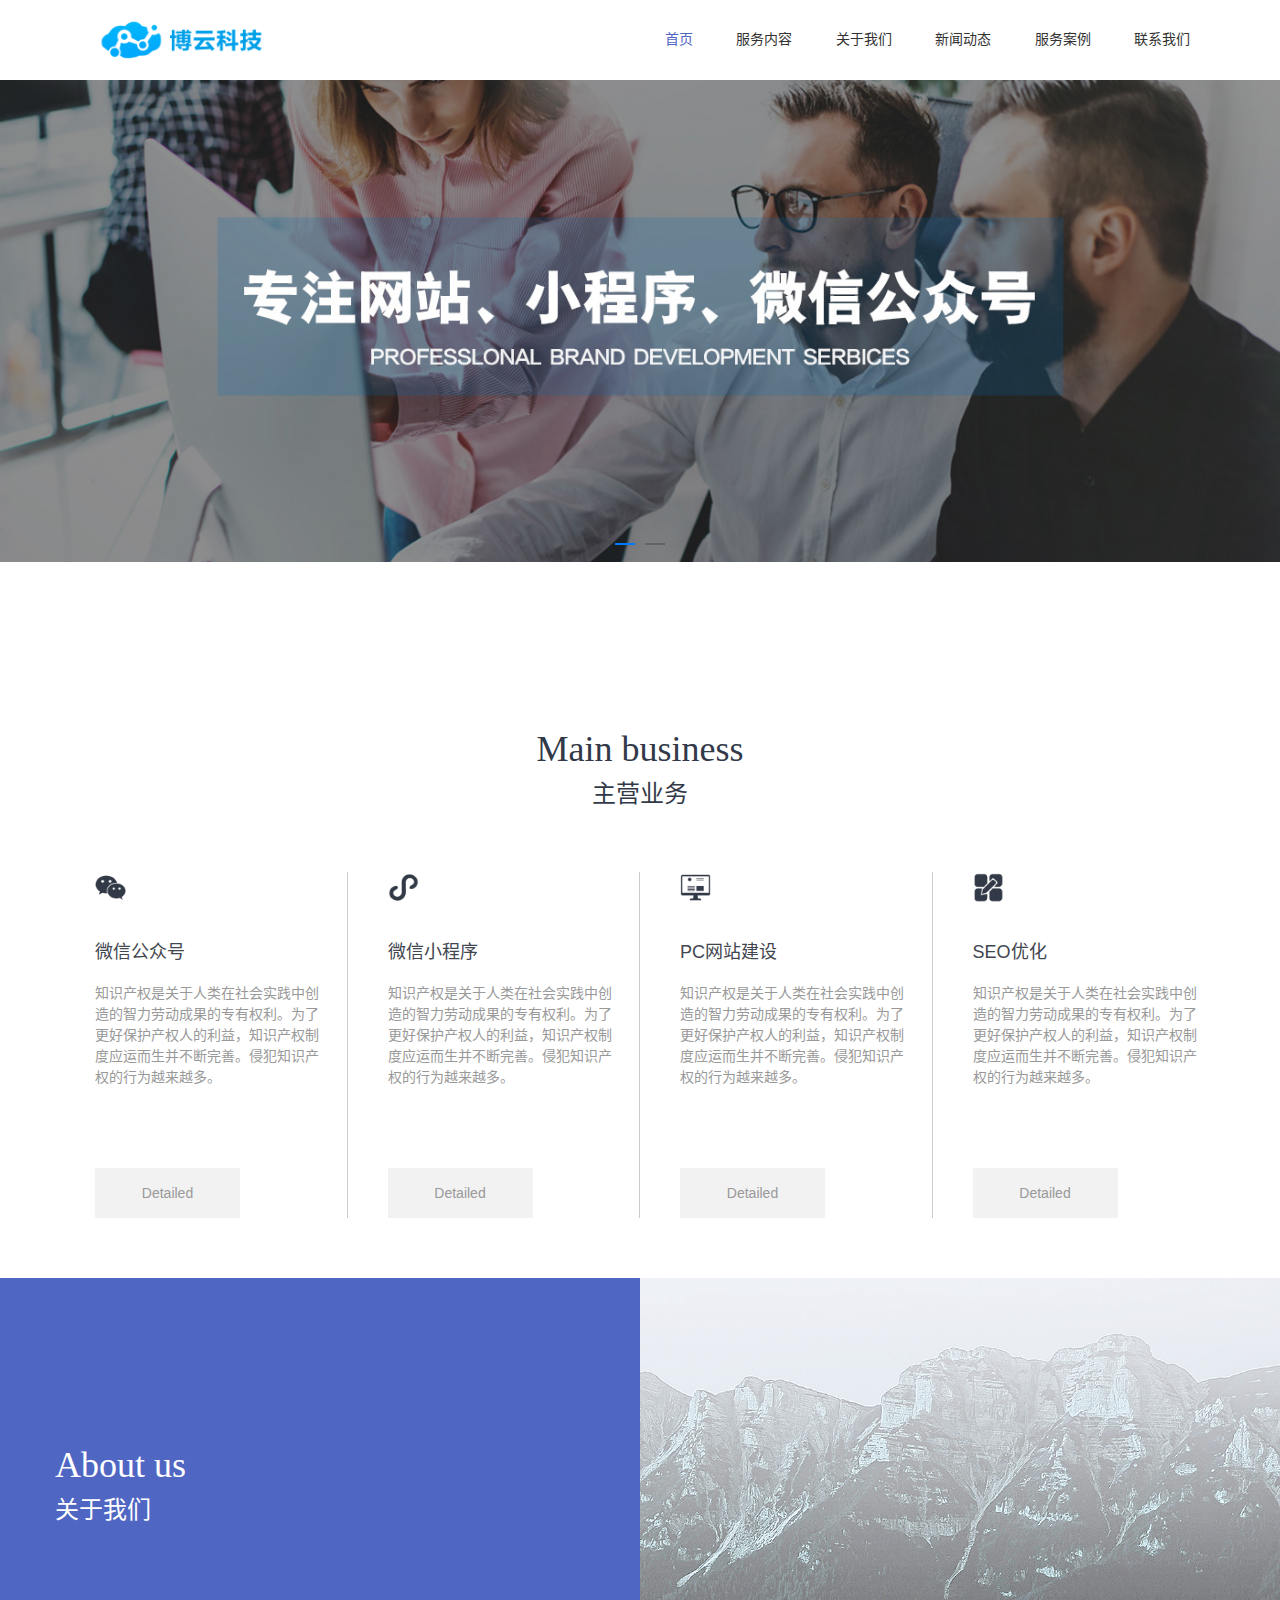
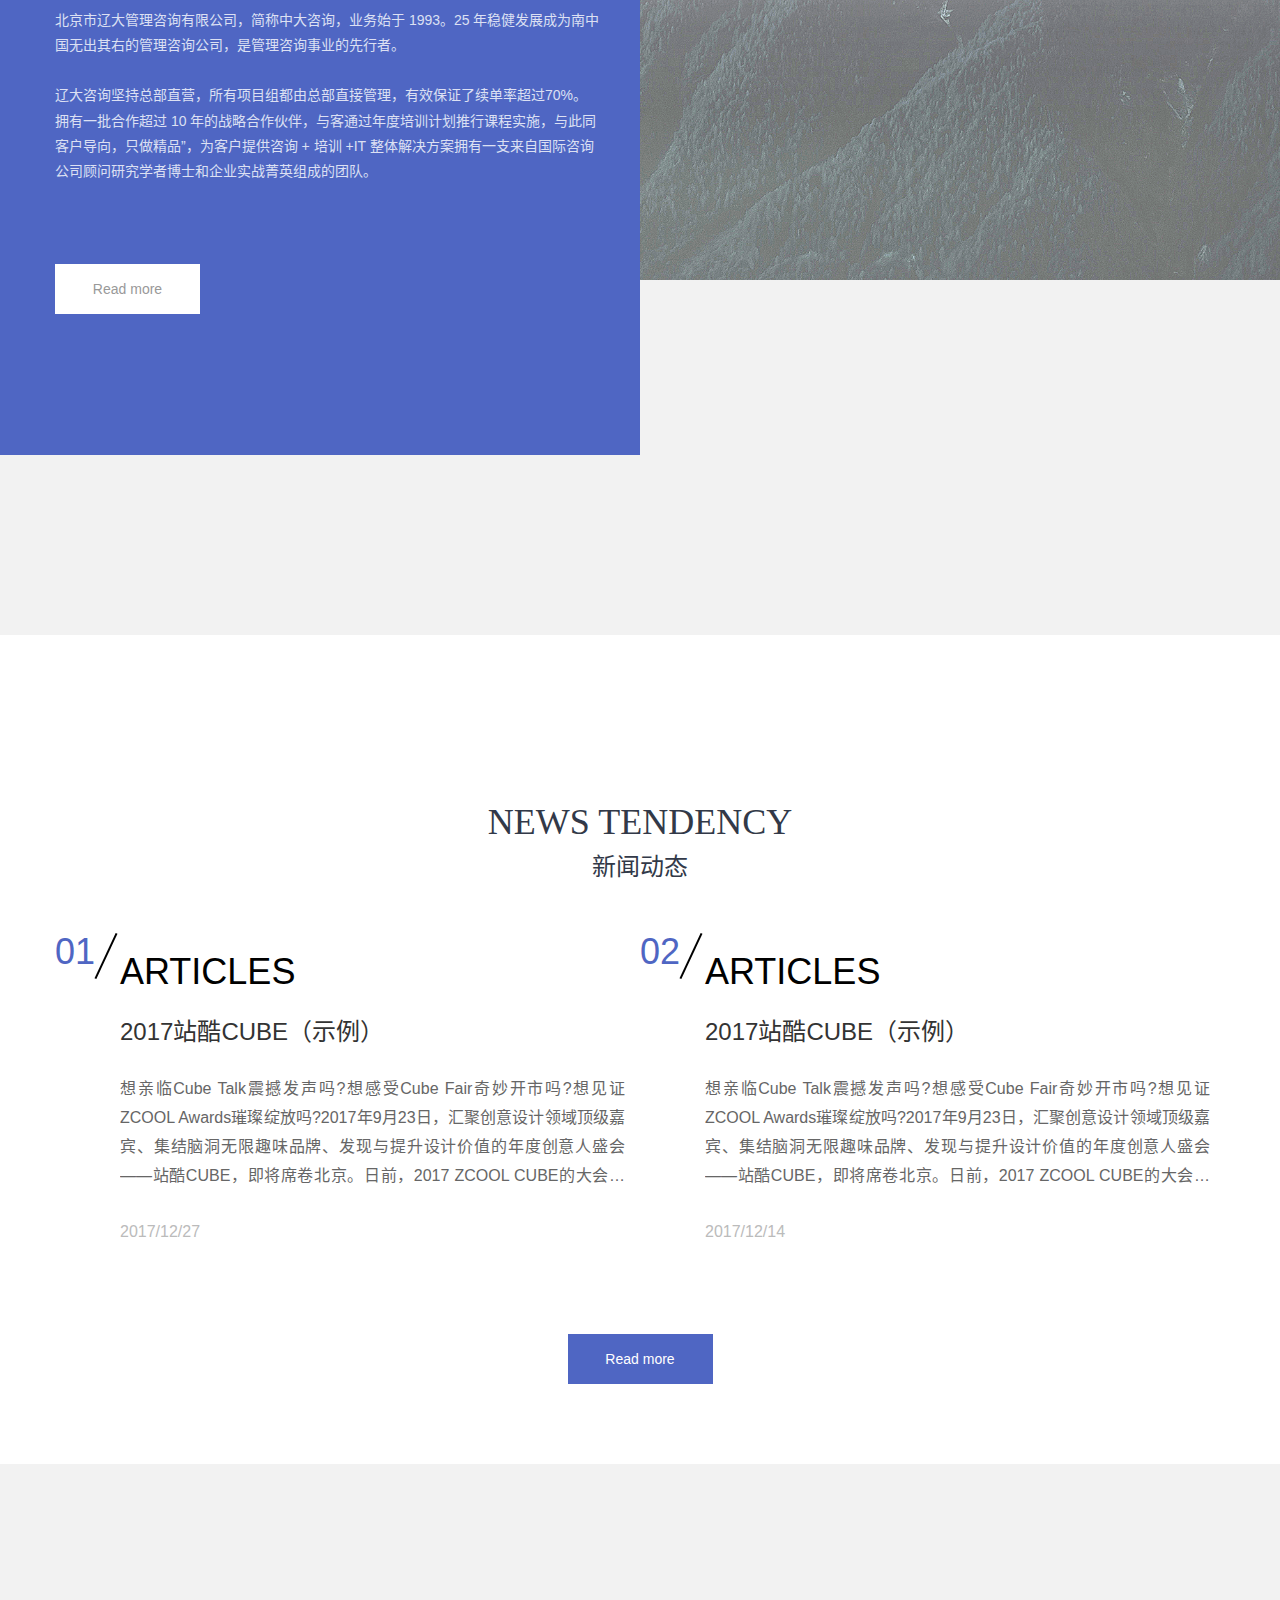
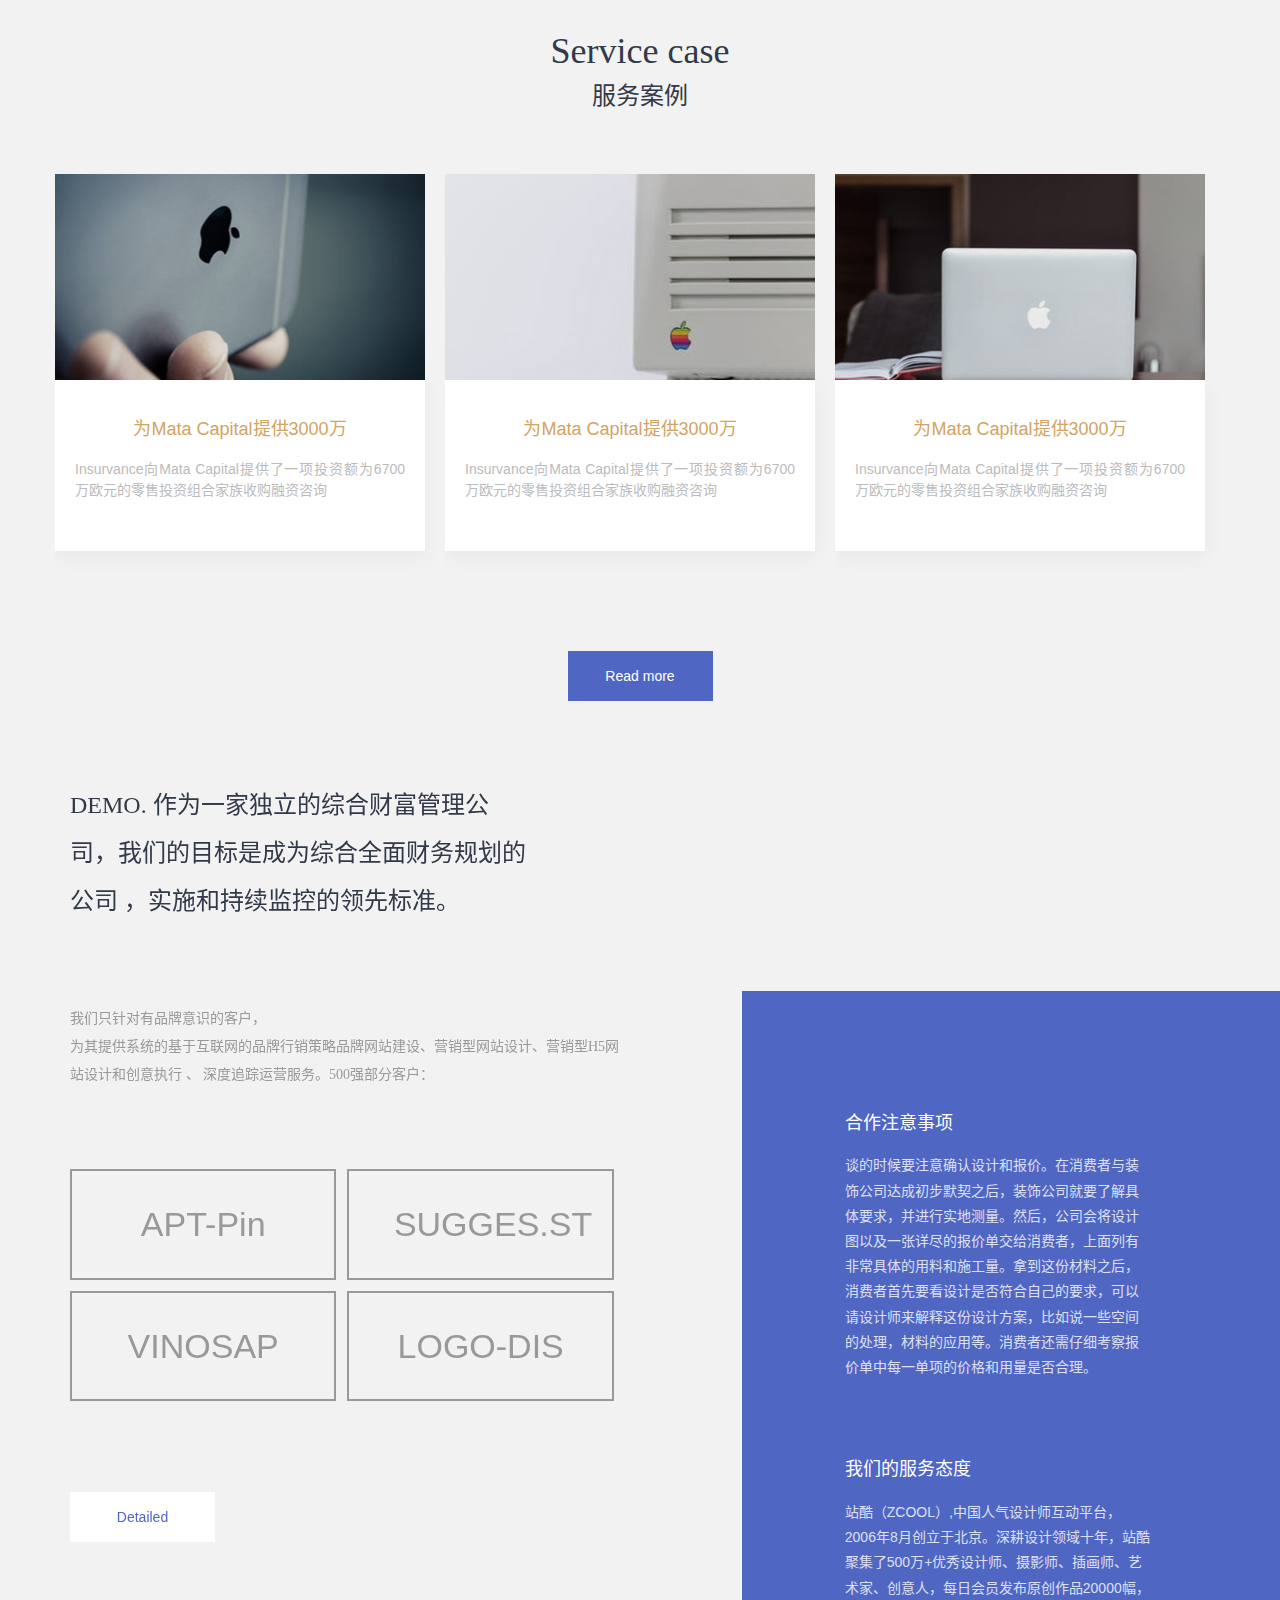
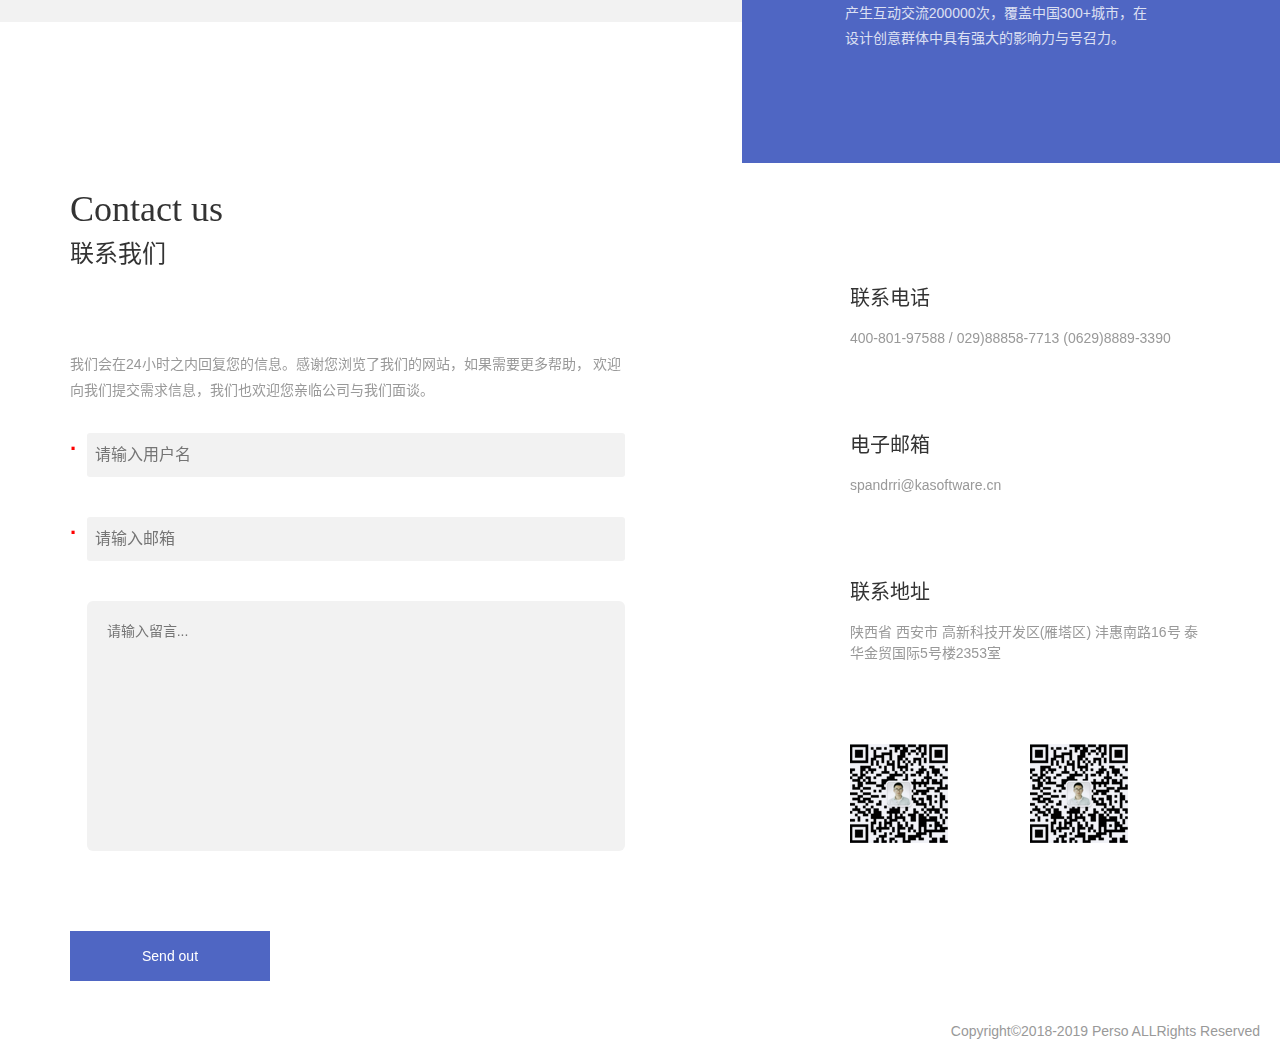
<file: html/index.html>
<!DOCTYPE html>
<html lang="zh-CN">
<head>
<meta charset="utf-8">
<meta http-equiv="X-UA-Compatible" content="IE=edge">
<meta name="viewport" content="width=device-width, initial-scale=1">
<meta name="renderer" content="webkit">
<title>首页</title>
<meta name="description" content="">
<meta name="keywords" content="">
<link href="../css/bootstrap.min.css" rel="stylesheet">
<link rel="stylesheet" href="../css/swiper.min.css" />
<link href="../css/animate.css" rel="stylesheet">
<link rel="stylesheet" href="../css/index.css" />
<script src="../js/jquery.min.js"></script>
<script src="../js/bootstrap.min.js"></script>
<script src="../js/swiper.min.js"></script>
</head>
<body>
  <div class="nav-fixed">
    <div class="container">
    <div class="row clearfix">
        <div class="nav-left col-md-3 col-sm-3 col-xs-12">
            <img src="../img/logo.png" alt="" />
        </div>
        <div class="nav-right col-md-offset-1 col-md-8 col-sm-9 hidden-xs">
            <ul>
                <li class="active"><a href="#">首页</a></li>
                <li><a href="service.html">服务内容</a></li>
                <li><a href="about.html">关于我们</a></li>
                <li><a href="news.html">新闻动态</a></li>
                <li><a href="case.html">服务案例</a></li>
                <li><a href="contact.html">联系我们</a></li>
            </ul>
        </div>
        <div class="nav-icon hidden-lg hidden-md hidden-sm" onclick="showHide()">
            <div class="nav-line">
                <div class="line"></div>
                <div class="line"></div>
                <div class="line"></div>
            </div>
        </div>
        <ul class="nav-menu hidden">
                <li class="active"><a href="#">首页</a></li>
                <li><a href="service.html">服务内容</a></li>
                <li><a href="about.html">关于我们</a></li>
                <li><a href="news.html">新闻动态</a></li>
                <li><a href="case.html">服务案例</a></li>
                <li><a href="contact.html">联系我们</a></li>
            </ul>
        </div>
    </div>
  </div>
  <!-- 以上是导航 -->
<div class="soul">
  <div class="swiper-container">
    <div class="swiper-wrapper">
        <div class="swiper-slide">
            <img src="../img/banner1.jpg" alt="" />
        </div>
        <div class="swiper-slide">
            <img src="../img/banner2.jpg" alt="" />
        </div>
    </div>
    <div class="swiper-pagination"></div>
  </div>
  <!-- 以上是轮播 -->
  <div class="component of">
    <div class="container">
        <h1 class="text-center letter-font animated fadeInUp">Main business</h1>
        <h3 class="text-center sub-heading animated fadeInUp">主营业务</h3>
        <ul class="row main-list">
            <li class="col-md-3 col-sm-6 col-xs-12">
                <img src="../img/index2.png" alt="" />
                <h4 class="animated fadeInLeft">微信公众号</h4>
                <p class="animated fadeInLeft">知识产权是关于人类在社会实践中创造的智力劳动成果的专有权利。为了更好保护产权人的利益，知识产权制度应运而生并不断完善。侵犯知识产权的行为越来越多。</p>
                <a class="animated fadeInLeft" href="service.html">Detailed</a>
            </li>
            <li class="col-md-3 col-sm-6 col-xs-12">
                <img src="../img/index3.png" alt="" />
                <h4 class="animated fadeInLeft">微信小程序</h4>
                <p class="animated fadeInLeft">知识产权是关于人类在社会实践中创造的智力劳动成果的专有权利。为了更好保护产权人的利益，知识产权制度应运而生并不断完善。侵犯知识产权的行为越来越多。</p>
                <a class="animated fadeInLeft" href="service.html">Detailed</a>
            </li>
            <li class="col-md-3 col-sm-6 col-xs-12">
                <img src="../img/index4.png" alt="" />
                <h4 class="animated fadeInLeft">PC网站建设</h4>
                <p class="animated fadeInLeft">知识产权是关于人类在社会实践中创造的智力劳动成果的专有权利。为了更好保护产权人的利益，知识产权制度应运而生并不断完善。侵犯知识产权的行为越来越多。</p>
                <a class="animated fadeInLeft" href="service.html">Detailed</a>
            </li>
            <li class="col-md-3 col-sm-6 col-xs-12">
                <img src="../img/index5.png" alt="" />
                <h4 class="animated fadeInLeft">SEO优化</h4>
                <p class="animated fadeInLeft">知识产权是关于人类在社会实践中创造的智力劳动成果的专有权利。为了更好保护产权人的利益，知识产权制度应运而生并不断完善。侵犯知识产权的行为越来越多。</p>
                <a class="animated fadeInLeft" href="service.html">Detailed</a>
            </li>
        </ul>
    </div>
  </div>
  <!-- 以上是主营业务 -->
    <div class="about">
        <div class="about-bg"></div>
        <div class="container">
            <div class="row">
                <div class="col-md-6 col-sm-10 col-xs-12">
                    <h1 class="animated fadeInUp">About us</h1>
                    <h3 class="animated fadeInUp">关于我们</h3>
                    <p class="animated fadeInUp">北京市辽大管理咨询有限公司，简称中大咨询，业务始于 1993。25 年稳健发展成为南中国无出其右的管理咨询公司，是管理咨询事业的先行者。<br/><br/>辽大咨询坚持总部直营，所有项目组都由总部直接管理，有效保证了续单率超过70%。拥有一批合作超过 10 年的战略合作伙伴，与客通过年度培训计划推行课程实施，与此同客户导向，只做精品”，为客户提供咨询 + 培训 +IT 整体解决方案拥有一支来自国际咨询公司顾问研究学者博士和企业实战菁英组成的团队。</p>
                    <a href="about.html" class="about-href animated fadeInUp">Read more</a>
                </div>
            </div>
        </div>
    </div>
<!-- 以上是关于我们 -->
    <div class="component of" id="weAbout">
        <div class="container">
            <h1 class="text-center letter-font animated fadeInUp">NEWS TENDENCY</h1>
            <h3 class="text-center sub-heading animated fadeInUp">新闻动态</h3>
            <ul class="row new-list">
                <li class=" col-md-6 col-xs-12">
                    <div class="new-decorator">
                        <span>01</span>
                        <span></span>
                        <span>ARTICLES</span>
                    </div>
                    <h3 class="new-tit">2017站酷CUBE（示例）</h3>
                    <p class="new-desc">想亲临Cube Talk震撼发声吗?想感受Cube Fair奇妙开市吗?想见证ZCOOL Awards璀璨绽放吗?2017年9月23日，汇聚创意设计领域顶级嘉宾、集结脑洞无限趣味品牌、发现与提升设计价值的年度创意人盛会——站酷CUBE，即将席卷北京。日前，2017 ZCOOL CUBE的大会主题——“设计不设限”随大会官网正式对外发布，同时首批嘉宾名单华丽揭晓，华人创意教父包益民，小米生态链高级总</p>
                    <p class="new-date">2017/12/27</p>
                </li>
                <li class=" col-md-6 col-xs-12">
                    <div class="new-decorator">
                        <span>02</span>
                        <span></span>
                        <span>ARTICLES</span>
                    </div>
                    <h3 class="new-tit">2017站酷CUBE（示例）</h3>
                    <p class="new-desc">想亲临Cube Talk震撼发声吗?想感受Cube Fair奇妙开市吗?想见证ZCOOL Awards璀璨绽放吗?2017年9月23日，汇聚创意设计领域顶级嘉宾、集结脑洞无限趣味品牌、发现与提升设计价值的年度创意人盛会——站酷CUBE，即将席卷北京。日前，2017 ZCOOL CUBE的大会主题——“设计不设限”随大会官网正式对外发布，同时首批嘉宾名单华丽揭晓，华人创意教父包益民，小米生态链高级总</p>
                    <p class="new-date">2017/12/14</p>
                </li>
            </ul>
            <ul class="new-mobile">
                <li>
                    <div class="new-tit">
                        <h3>2017站酷CUBE(示例)</h3>
                        <p>2017-12-27</p>
                    </div>
                    <div class="new-image">
                        <img src="../img/img01.jpg" alt="" />
                    </div>
                </li>
                <li>
                    <div class="new-tit">
                        <h3>2017站酷CUBE(示例)</h3>
                        <p>2017-12-14</p>
                    </div>
                    <div class="new-image">
                        <img src="../img/img01.jpg" alt="" />
                    </div>
                </li>
            </ul>
            <a href="news.html" class="new-href animated fadeInUp">Read more</a>
        </div>
    </div>
<!-- 以上是新闻动态 -->
    <div class="component of" style="background-color: #f2f2f2" id="news">
        <div class="container">
            <h1 class="text-center letter-font animated fadeInUp">Service case</h1>
            <h3 class="text-center sub-heading animated fadeInUp">服务案例</h3>
            <ul class="row service-list">
                <li class="col-md-4 col-xs-12">
                    <div class="service-img">
                        <img src="../img/img03.jpg" alt="" />
                        <div class="service-border"><span></span></div>
                    </div>
                    <div class="service-txt">
                        <h3>为Mata Capital提供3000万</h3>
                        <p>Insurvance向Mata Capital提供了一项投资额为6700万欧元的零售投资组合家族收购融资咨询</p>
                    </div>
                </li>
                <li class="col-md-4 col-xs-12">
                    <div class="service-img">
                        <img src="../img/img04.jpg" alt="" />
                        <div class="service-border"><span></span></div>
                    </div>
                    <div class="service-txt">
                        <h3>为Mata Capital提供3000万</h3>
                        <p>Insurvance向Mata Capital提供了一项投资额为6700万欧元的零售投资组合家族收购融资咨询</p>
                    </div>
                </li>
                <li class="col-md-4 col-xs-12">
                    <div class="service-img">
                        <img src="../img/img05.jpg" alt="" />
                        <div class="service-border"><span></span></div>
                    </div>
                    <div class="service-txt">
                        <h3>为Mata Capital提供3000万</h3>
                        <p>Insurvance向Mata Capital提供了一项投资额为6700万欧元的零售投资组合家族收购融资咨询</p>
                    </div>
                </li>
            </ul>
            <a href="case.html" class="new-href animated fadeInUp">Read more</a>
        </div>
    </div>
    <!-- 以上是服务案例 -->
    <div class="compare hidden-sm hidden-xs" id="service">
        <div class="container">
            <div class="compare-start animated fadeInUp">
                DEMO. 作为一家独立的综合财富管理公司，我们的目标是成为综合全面财务规划的公司 ，实施和持续监控的领先标准。
            </div>
            <ul class="row clearfix compare-list animated fadeInUp">
                <li class="col-md-6 animated fadeInUp">
                    <p class="ppp">我们只针对有品牌意识的客户，<br/>
                    为其提供系统的基于互联网的品牌行销策略品牌网站建设、营销型网站设计、营销型H5网站设计和创意执行 、 深度追踪运营服务。500强部分客户：</p>
                    <div class="compare-frame">
                        <span>APT-Pin</span>
                        <span>SUGGES.ST</span>
                        <span>VINOSAP</span>
                        <span>LOGO-DIS</span>
                    </div>
                    <a href="about.html" class="compare-href">Detailed</a>
                </li>
            </ul>
        </div>
        <div class="compare-bg ">
            <h3 class="animated fadeInUp">合作注意事项</h3>
            <p class="animated fadeInUp">谈的时候要注意确认设计和报价。在消费者与装饰公司达成初步默契之后，装饰公司就要了解具体要求，并进行实地测量。然后，公司会将设计图以及一张详尽的报价单交给消费者，上面列有非常具体的用料和施工量。拿到这份材料之后，消费者首先要看设计是否符合自己的要求，可以请设计师来解释这份设计方案，比如说一些空间的处理，材料的应用等。消费者还需仔细考察报价单中每一单项的价格和用量是否合理。</p>
            <h3 class="mt8 animated fadeInUp">我们的服务态度</h3>
            <p class="animated fadeInUp">站酷（ZCOOL）,中国人气设计师互动平台，2006年8月创立于北京。深耕设计领域十年，站酷聚集了500万+优秀设计师、摄影师、插画师、艺术家、创意人，每日会员发布原创作品20000幅，产生互动交流200000次，覆盖中国300+城市，在设计创意群体中具有强大的影响力与号召力。</p>
        </div>
    </div>
    <!-- 以上是合作注意事项 -->
    <div class="contact">
        <div class="container">
            <h1 class="animated fadeInUp">Contact us</h1>
            <h3 class="contact-tit animated fadeInUp">联系我们</h3>
            <div class="row clearfix">
                <div class="col-md-6 col-xs-12">
                    <p class="contact-warn animated fadeInUp">我们会在24小时之内回复您的信息。感谢您浏览了我们的网站，如果需要更多帮助， 欢迎向我们提交需求信息，我们也欢迎您亲临公司与我们面谈。</p>
                    <form>
                        <label for="username"><input name="username" type="text" placeholder="请输入用户名" /></label>
                        <label for="email"><input name="email" type="email" placeholder="请输入邮箱" /></label>
                        <textarea name="forward" cols="30" rows="10" placeholder="请输入留言..."></textarea>
                        <button class="form-btn animated slideInUp" type="button">Send out</button>
                    </form>
                </div>
                <div class="col-md-offset-2 col-md-4 col-xs-12">
                    <h4>联系电话</h4>
                    <p class="contact-num animated fadeInUp">400-801-97588 / 029)88858-7713 (0629)8889-3390</p>

                    <h4 class="mt8 animated fadeInUp">电子邮箱</h4>
                    <p class="contact-num animated fadeInUp">spandrri@kasoftware.cn</p>
                    <h4 class="mt8 animated fadeInUp">联系地址</h4>
                    <p class="contact-num animated fadeInUp">陕西省 西安市 高新科技开发区(雁塔区) 沣惠南路16号 泰华金贸国际5号楼2353室</p>
                    <ol class="contact-flex">
                        <li class="col-md-6 hidden-xs col-sm-12 animated slideInUp">
                            <img src="../img/ewm.png" alt="" />
                        </li>
                        <li class="col-md-6 col-sm-12 hidden-xs animated slideInUp">
                            <img src="../img/ewm.png" alt="" />
                        </li>
                    </ol>
                </div>
            </div>
        </div>
        <p class="copyright animated fadeIn">Copyright©2018-2019 Perso ALLRights Reserved</p>
    </div>
</div>
<div class="fixed-img">
    <!-- <img class="img-responsive" src="../img/fix1.jpg" alt="" /> -->
    <div class="zg-content"></div>
    <div class="zbg-img"></div>
</div>

</body>
<script src="../js/common.js"></script>
<script>
var mySwiper=new Swiper('.swiper-container',{
    pagination: '.swiper-pagination',
    autoplay:3000,
    autoplayDisableOnInteraction:false,
    speed:500,
    loop:true,
    clickable :true,
    effect : 'slide',
})
/*banner轮播图片  结束*/

/*计算底部底图展示  开始*/
$(window).scroll(function(){
    var newsTop=$("#news").offset().top;
    var top=$(this).scrollTop();
    console.log(newsTop-400,"news");
    console.log($(this).scrollTop(),"1212655")
    if(top>(newsTop-400)){
        $(".zg-content").hide();
        $(".zbg-img").show();
    }else{
        $(".zg-content").show();
        $(".zbg-img").hide();
    }
})
/*计算底部底图展示  结束*/
</script>
</html>
</file>
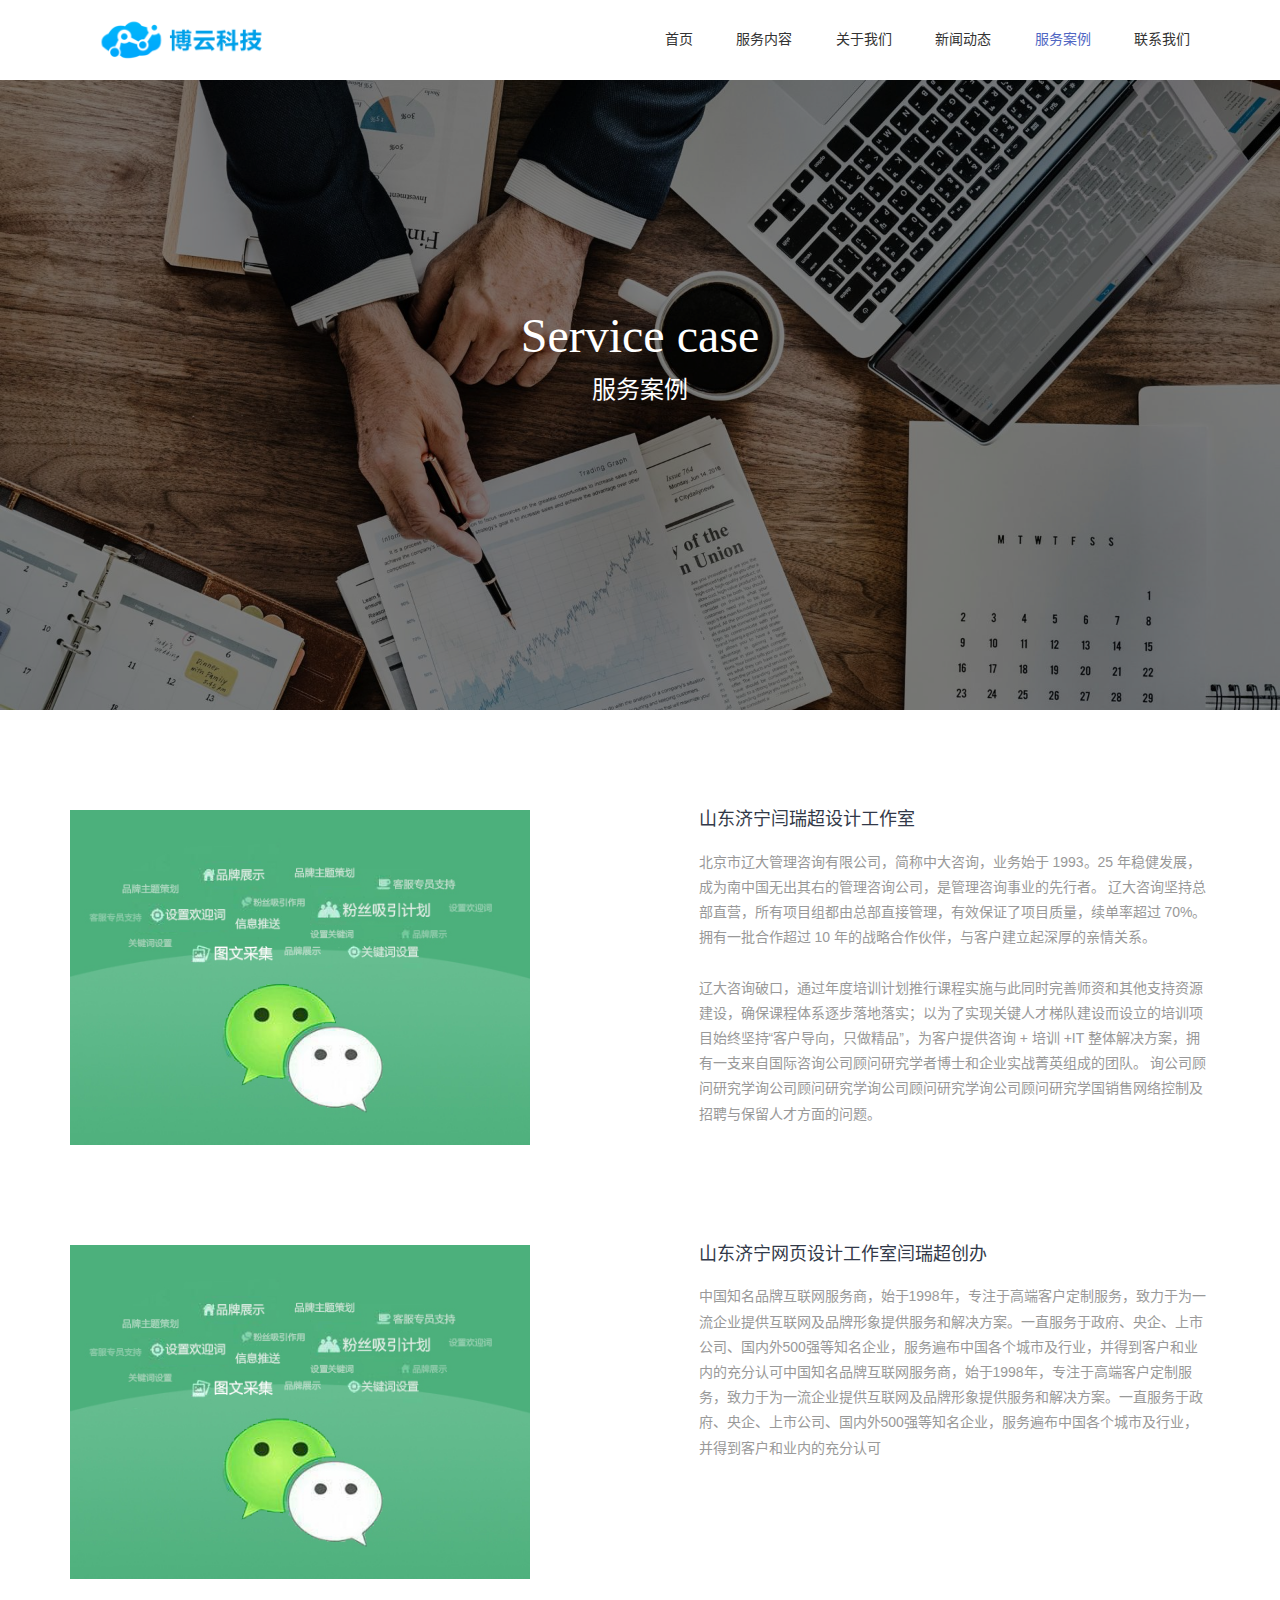
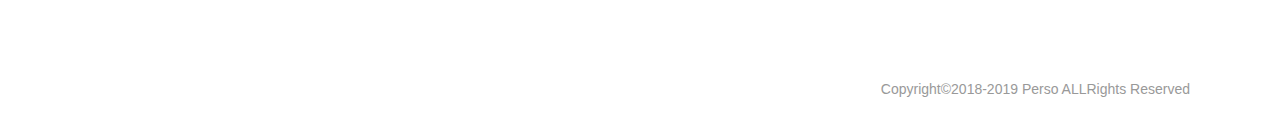
<file: html/case.html>
<!DOCTYPE html>
<html lang="zh-CN">
<head>
<meta charset="utf-8">
<meta http-equiv="X-UA-Compatible" content="IE=edge">
<meta name="viewport" content="width=device-width, initial-scale=1">
<meta name="renderer" content="webkit">
<title>服务案例</title>
<meta name="description" content="">
<meta name="keywords" content="">
<link href="../css/bootstrap.min.css" rel="stylesheet">
<link rel="stylesheet" href="../css/animate.css" />
<link rel="stylesheet" href="../css/index.css" />
<script src="../js/jquery.min.js"></script>
<script src="../js/bootstrap.min.js"></script>
</head>
<body>
  <div class="nav-fixed">
    <div class="container">
      <div class="row clearfix">
        <div class="nav-left col-md-3 col-sm-3 col-xs-12">
            <img src="../img/logo.png" alt="" />
        </div>
        <div class="nav-right col-md-offset-1 col-md-8 col-sm-9 hidden-xs">
            <ul>
                <li><a href="index.html">首页</a></li>
                <li><a href="service.html">服务内容</a></li>
                <li><a href="about.html">关于我们</a></li>
                <li><a href="news.html">新闻动态</a></li>
                <li class="active"><a href="case.html">服务案例</a></li>
                <li><a href="contact.html">联系我们</a></li>
            </ul>
        </div>
        <div class="nav-icon hidden-lg hidden-md hidden-sm" onclick="showHide()">
            <div class="nav-line">
                <div class="line"></div>
                <div class="line"></div>
                <div class="line"></div>
            </div>
        </div>
        <ul class="nav-menu hidden">
            <li><a href="index.html">首页</a></li>
            <li><a href="service.html">服务内容</a></li>
            <li><a href="about.html">关于我们</a></li>
            <li><a href="news.html">新闻动态</a></li>
            <li class="active"><a href="case.html">服务案例</a></li>
            <li><a href="contact.html">联系我们</a></li>
        </ul>
      </div>
    </div>
  </div>
  <!-- 以上是导航 -->
  <div class="service-banner case-banner">
      <i></i>
      <div class="service-banner-txt">
          <h1 class="animated fadeInUp">Service case</h1>
          <h3 class="animated fadeInUp">服务案例</h3>
      </div>
  </div>
  <div class="service-content">
      <div class="container">
        <div class="row sercon-two">
            <div class="case-left col-md-offset-1 col-md-6 col-xs-12" style="float:right;">
                <h3 class="hh3 animated fadeInUp">山东济宁闫瑞超设计工作室</h3>
                <p class="pp3 animated fadeInUp">北京市辽大管理咨询有限公司，简称中大咨询，业务始于 1993。25 年稳健发展，成为南中国无出其右的管理咨询公司，是管理咨询事业的先行者。 辽大咨询坚持总部直营，所有项目组都由总部直接管理，有效保证了项目质量，续单率超过 70%。拥有一批合作超过 10 年的战略合作伙伴，与客户建立起深厚的亲情关系。<br/><br/>
                辽大咨询破口，通过年度培训计划推行课程实施与此同时完善师资和其他支持资源建设，确保课程体系逐步落地落实；以为了实现关键人才梯队建设而设立的培训项目始终坚持“客户导向，只做精品”，为客户提供咨询 + 培训 +IT 整体解决方案，拥有一支来自国际咨询公司顾问研究学者博士和企业实战菁英组成的团队。 询公司顾问研究学询公司顾问研究学询公司顾问研究学询公司顾问研究学国销售网络控制及招聘与保留人才方面的问题。
                </p>
            </div>
             <div class="case-right col-md-5 col-xs-12 animated fadeInUp">
                <img src="../img/sercon01.jpg" alt="" />
            </div>
        </div>
        <div class="row sercon-two">
            <div class="case-left col-md-offset-1 col-md-6 col-xs-12" style="float:right;">
                <h3 class="hh3 animated fadeInUp">山东济宁网页设计工作室闫瑞超创办</h3>
                <p class="pp3 animated fadeInUp">中国知名品牌互联网服务商，始于1998年，专注于高端客户定制服务，致力于为一流企业提供互联网及品牌形象提供服务和解决方案。一直服务于政府、央企、上市公司、国内外500强等知名企业，服务遍布中国各个城市及行业，并得到客户和业内的充分认可中国知名品牌互联网服务商，始于1998年，专注于高端客户定制服务，致力于为一流企业提供互联网及品牌形象提供服务和解决方案。一直服务于政府、央企、上市公司、国内外500强等知名企业，服务遍布中国各个城市及行业，并得到客户和业内的充分认可
                </p>
            </div>
             <div class="case-right col-md-5 col-xs-12 animated fadeInUp">
                <img src="../img/sercon01.jpg" alt="" />
            </div>
        </div>

        <div class="copyright case-copy animated fadeIn">Copyright©2018-2019 Perso ALLRights Reserved</div>
      </div>
  </div>
</body>
<script src="../js/common.js"></script>
</html>
</file>
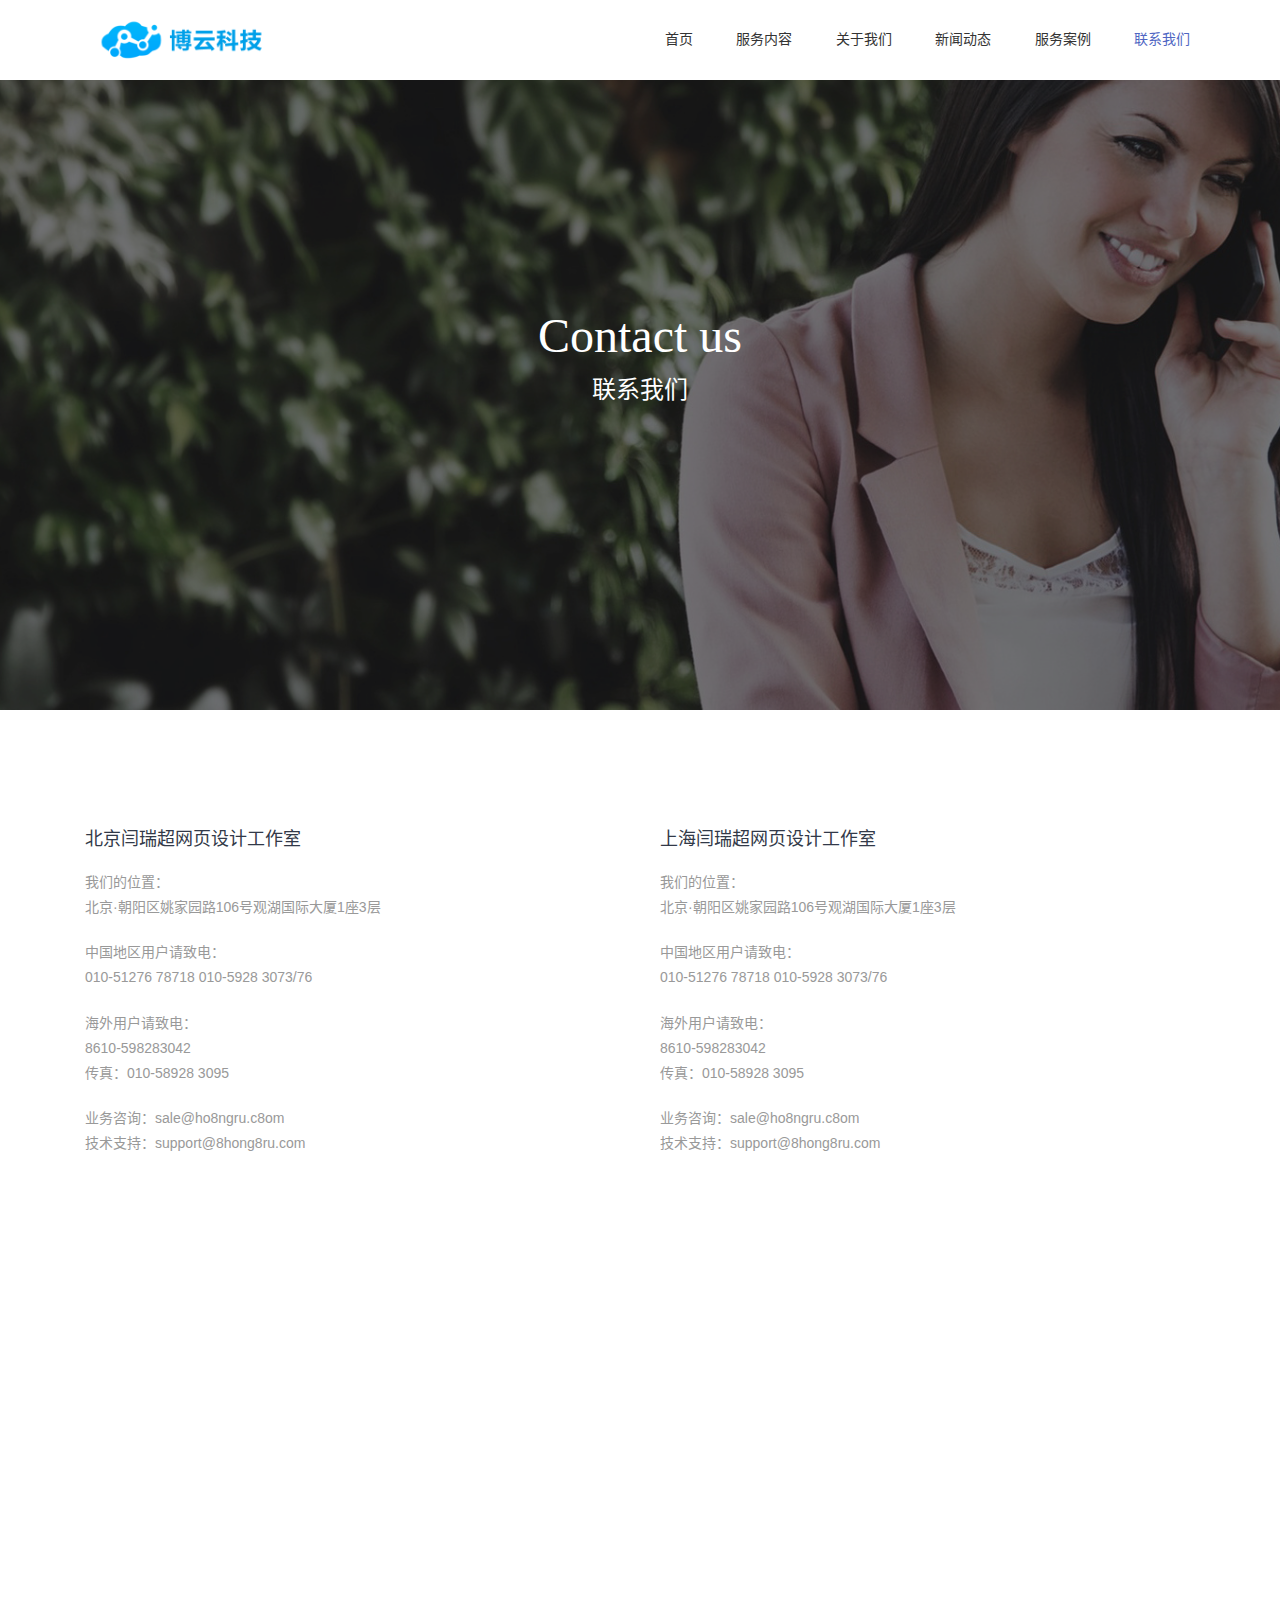
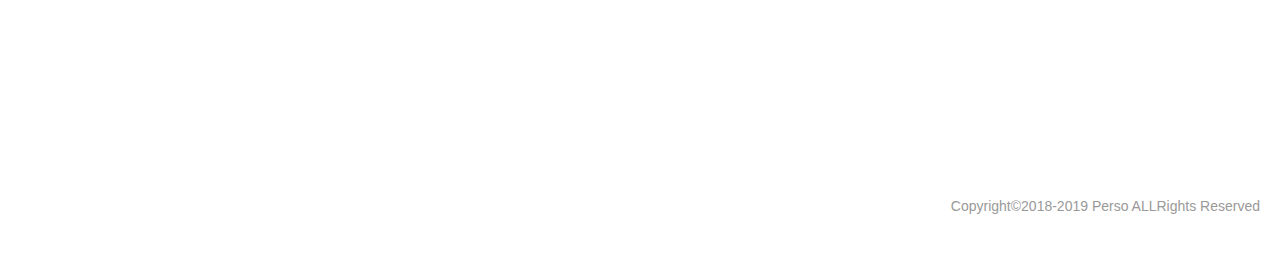
<file: html/contact.html>
<!DOCTYPE html>
<html lang="zh-CN">
<head>
<meta charset="utf-8">
<meta http-equiv="X-UA-Compatible" content="IE=edge">
<meta name="viewport" content="width=device-width, initial-scale=1">
<meta name="viewport" content="initial-scale=1.0, user-scalable=no" />
<meta name="renderer" content="webkit">
<title>联系我们</title>
<meta name="description" content="">
<meta name="keywords" content="">
<link href="../css/bootstrap.min.css" rel="stylesheet">
<link rel="stylesheet" href="../css/animate.css" />
<link rel="stylesheet" href="../css/index.css" />
<script src="../js/jquery.min.js"></script>
<script src="../js/bootstrap.min.js"></script>
<script type="text/javascript" src="http://api.map.baidu.com/api?v=2.0&ak=DLmC5I5u3pUqKKDpfSfjpFxZVnN5SzQc"></script>
</head>
<body>
  <div class="nav-fixed">
    <div class="container">
      <div class="row clearfix">
        <div class="nav-left col-md-3 col-sm-3 col-xs-12">
            <img src="../img/logo.png" alt="" />
        </div>
        <div class="nav-right col-md-offset-1 col-md-8 col-sm-9 hidden-xs">
            <ul>
                <li><a href="index.html">首页</a></li>
                <li><a href="service.html">服务内容</a></li>
                <li><a href="about.html">关于我们</a></li>
                <li><a href="news.html">新闻动态</a></li>
                <li><a href="case.html">服务案例</a></li>
                <li class="active"><a href="contact.html">联系我们</a></li>
            </ul>
        </div>
        <div class="nav-icon hidden-lg hidden-md hidden-sm" onclick="showHide()">
            <div class="nav-line">
                <div class="line"></div>
                <div class="line"></div>
                <div class="line"></div>
            </div>
        </div>
        <ul class="nav-menu hidden">
          <li><a href="index.html">首页</a></li>
          <li><a href="service.html">服务内容</a></li>
          <li><a href="about.html">关于我们</a></li>
          <li><a href="news.html">新闻动态</a></li>
          <li><a href="case.html">服务案例</a></li>
          <li class="active"><a href="contact.html">联系我们</a></li>
        </ul>
      </div>
    </div>
  </div>
  <!-- 以上是导航 -->
  <div class="service-banner contact-banner">
      <i></i>
      <div class="service-banner-txt">
          <h1 class="animated fadeInUp">Contact us</h1>
          <h3 class="animated fadeInUp">联系我们</h3>
      </div>
  </div>
  <div class="contact-info">
    <div class="container">
      <ul class="row contact-list">
        <li class="col-md-6 col-xs-12">
          <h3 class="hh3 animated fadeInUp">北京闫瑞超网页设计工作室</h3>
          <p class="pp3 animated fadeInUp">我们的位置：<br/>北京·朝阳区姚家园路106号观湖国际大厦1座3层</p>
          <p class="pp3 animated fadeInUp">中国地区用户请致电：<br/>010-51276 78718 010-5928 3073/76</p>
          <p class="pp3 animated fadeInUp">海外用户请致电：<br/>8610-598283042<br/>传真：010-58928 3095</p>
          <p class="pp3 animated fadeInUp">业务咨询：sale@ho8ngru.c8om<br/>技术支持：support@8hong8ru.com</p>
        </li>
        <li class="col-md-6 col-xs-12">
          <h3 class="hh3 animated fadeInUp">上海闫瑞超网页设计工作室</h3>
          <p class="pp3 animated fadeInUp">我们的位置：<br/>北京·朝阳区姚家园路106号观湖国际大厦1座3层</p>
          <p class="pp3 animated fadeInUp">中国地区用户请致电：<br/>010-51276 78718 010-5928 3073/76</p>
          <p class="pp3 animated fadeInUp">海外用户请致电：<br/>8610-598283042<br/>传真：010-58928 3095</p>
          <p class="pp3 animated fadeInUp">业务咨询：sale@ho8ngru.c8om<br/>技术支持：support@8hong8ru.com</p>
        </li>
      </ul>
    </div>
    <div id="map" style="height:500px;">
    </div>
    <div class="copyright animated fadeIn">Copyright©2018-2019 Perso ALLRights Reserved</div>
  </div>
</body>
<script src="../js/common.js"></script>
<script src="../js/map.js"></script>
</html>
</file>
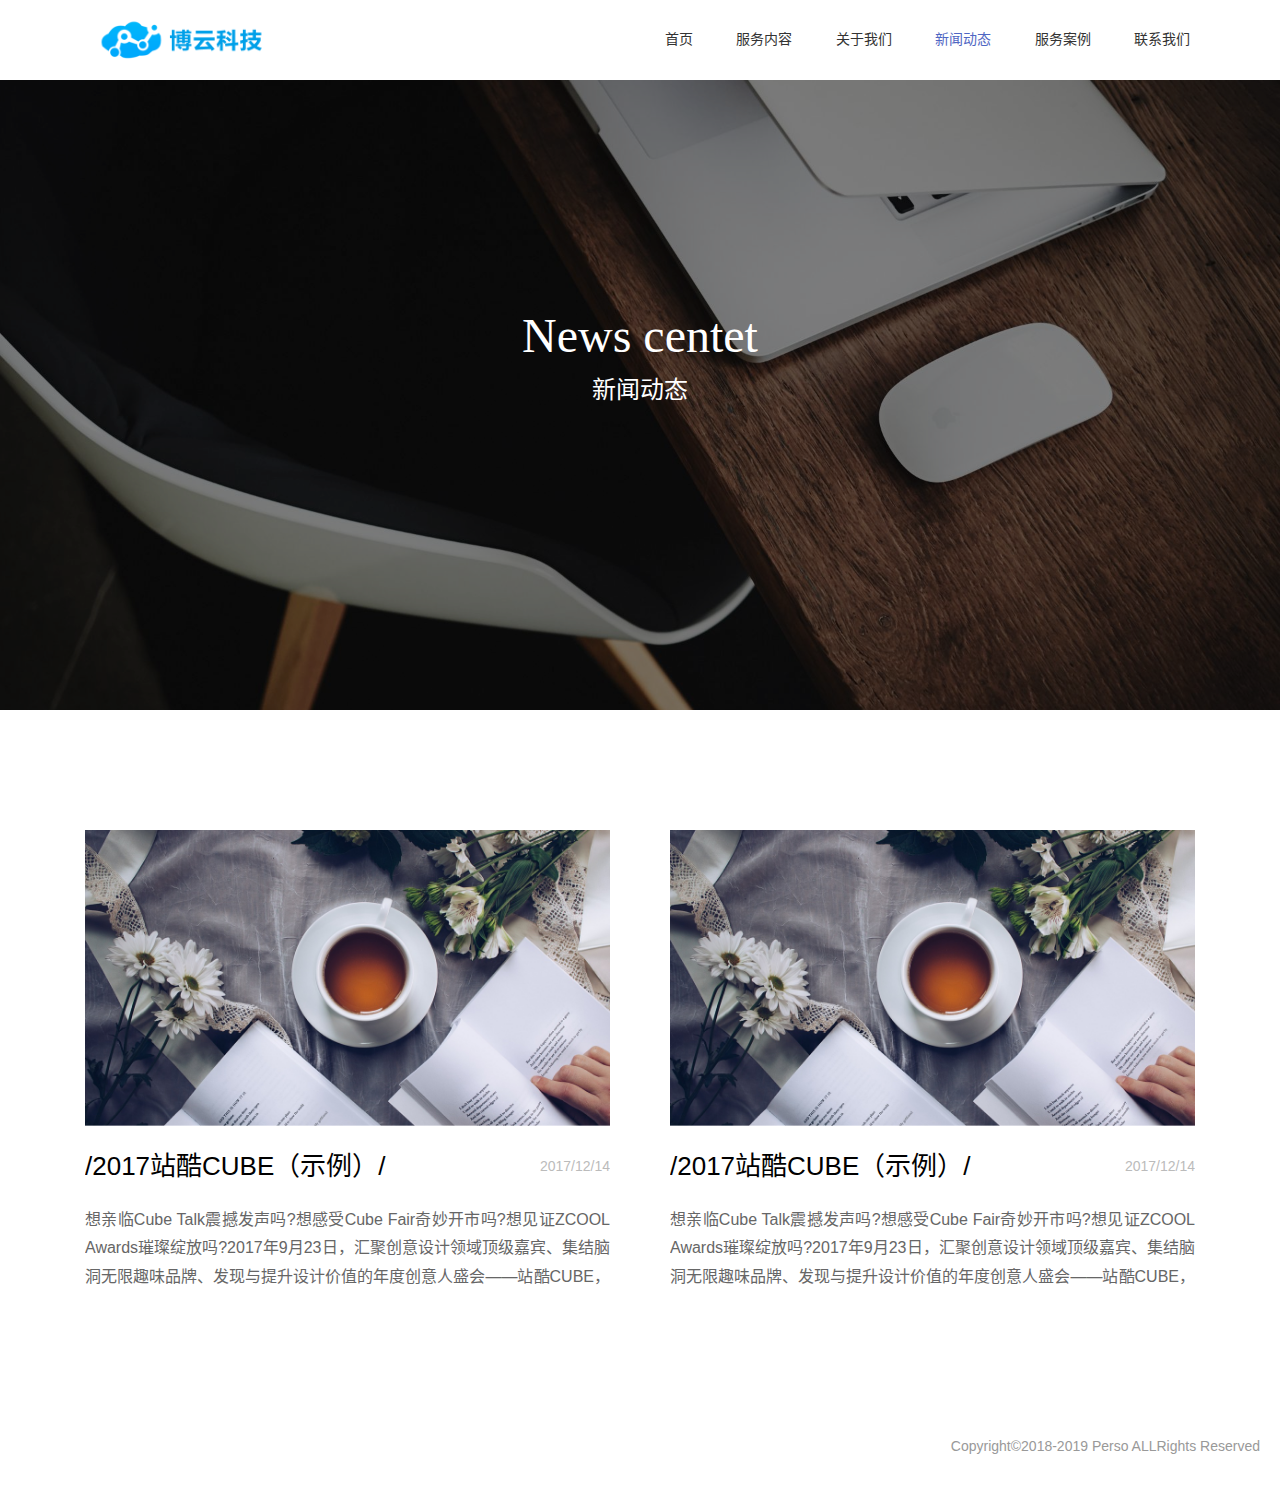
<file: html/news.html>
<!DOCTYPE html>
<html lang="zh-CN">
<head>
<meta charset="utf-8">
<meta http-equiv="X-UA-Compatible" content="IE=edge">
<meta name="viewport" content="width=device-width, initial-scale=1">
<meta name="renderer" content="webkit">
<title>新闻动态</title>
<meta name="description" content="">
<meta name="keywords" content="">
<link href="../css/bootstrap.min.css" rel="stylesheet">
<link rel="stylesheet" href="../css/animate.css" />
<link rel="stylesheet" href="../css/index.css" />
<script src="../js/jquery.min.js"></script>
<script src="../js/bootstrap.min.js"></script>
</head>
<body>
<div class="nav-fixed">
    <div class="container">
        <div class="row clearfix">
            <div class="nav-left col-md-3 col-sm-3 col-xs-12">
                <img src="../img/logo.png" alt="" />
            </div>
            <div class="nav-right col-md-offset-1 col-md-8 col-sm-9 hidden-xs">
                <ul>
                    <li><a href="index.html">首页</a></li>
                    <li><a href="service.html">服务内容</a></li>
                    <li><a href="about.html">关于我们</a></li>
                    <li class="active"><a href="#">新闻动态</a></li>
                    <li><a href="case.html">服务案例</a></li>
                    <li><a href="contact.html">联系我们</a></li>
                </ul>
            </div>
            <div class="nav-icon hidden-lg hidden-md hidden-sm" onclick="showHide()">
                <div class="nav-line">
                    <div class="line"></div>
                    <div class="line"></div>
                    <div class="line"></div>
                </div>
            </div>
            <ul class="nav-menu hidden">
                <li><a href="index.html">首页</a></li>
                <li><a href="service.html">服务内容</a></li>
                <li><a href="about.html">关于我们</a></li>
                <li class="active"><a href="#">新闻动态</a></li>
                <li><a href="case.html">服务案例</a></li>
                <li><a href="contact.html">联系我们</a></li>
            </ul>
        </div>
    </div>
</div>
<!-- 以上是导航 -->
<div class="service-banner news-banner">
  <i></i>
  <div class="service-banner-txt">
      <h1 class="animated fadeInUp">News centet</h1>
      <h3 class="animated fadeInUp">新闻动态</h3>
  </div>
</div>
<!-- 新闻动态图片 -->
<div class="news-con">
    <div class="container">
        <ul class="row news-list">
            <li class="col-md-6 hidden-xs"><a href="page.html">
                <img src="../img/img01.jpg" alt="" />
                <h3>/2017站酷CUBE（示例）/<span>2017/12/14</span></h3>
                <p>想亲临Cube Talk震撼发声吗?想感受Cube Fair奇妙开市吗?想见证ZCOOL Awards璀璨绽放吗?2017年9月23日，汇聚创意设计领域顶级嘉宾、集结脑洞无限趣味品牌、发现与提升设计价值的年度创意人盛会——站酷CUBE，即将席卷北京。日前，2017 ZCOOL CUBE的大会主</p></a>
            </li>
            <li class="col-md-6 hidden-xs"><a href="page.html">
                <img src="../img/img01.jpg" alt="" />
                <h3>/2017站酷CUBE（示例）/<span>2017/12/14</span></h3>
                <p>想亲临Cube Talk震撼发声吗?想感受Cube Fair奇妙开市吗?想见证ZCOOL Awards璀璨绽放吗?2017年9月23日，汇聚创意设计领域顶级嘉宾、集结脑洞无限趣味品牌、发现与提升设计价值的年度创意人盛会——站酷CUBE，即将席卷北京。日前，2017 ZCOOL CUBE的大会主</p></a>
            </li>

        </ul>
    </div>
    <ul class="news-moblie">
        <li>
            <div class="news-moblie-info">
                <h3>2017站酷CUBE（示例）</h3>
                <p>2017-12-14</p>
            </div>
            <div class="news-moblie-img">
                <img src="../img/img01.jpg" alt="" />
            </div>
        </li>
        <li>
            <div class="news-moblie-info">
                <h3>2017站酷CUBE（示例）</h3>
                <p>2017-12-14</p>
            </div>
            <div class="news-moblie-img">
                <img src="../img/img02.jpg" alt="" />
            </div>
        </li>
    </ul>
    <div class="copyright">Copyright©2018-2019 Perso ALLRights Reserved</div>
</div>
</body>
<script src="../js/common.js"></script>
</html>
</file>
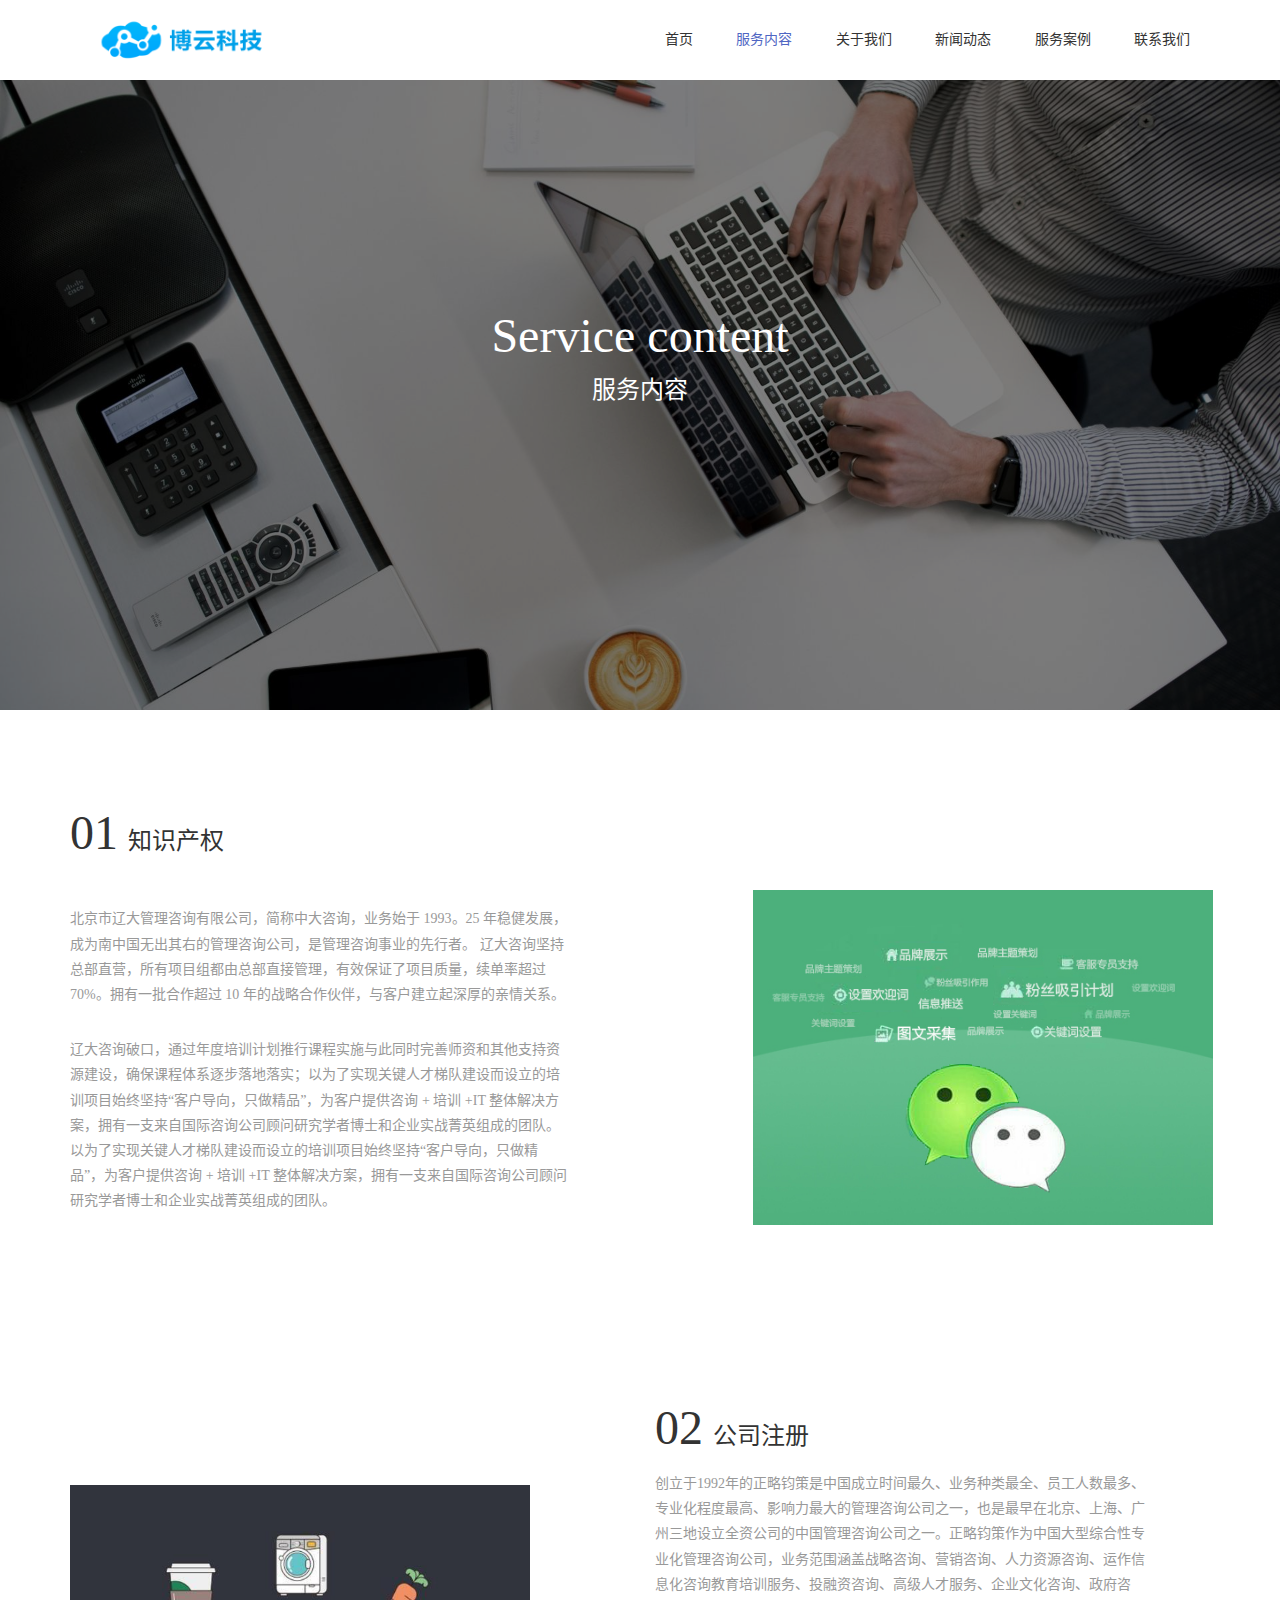
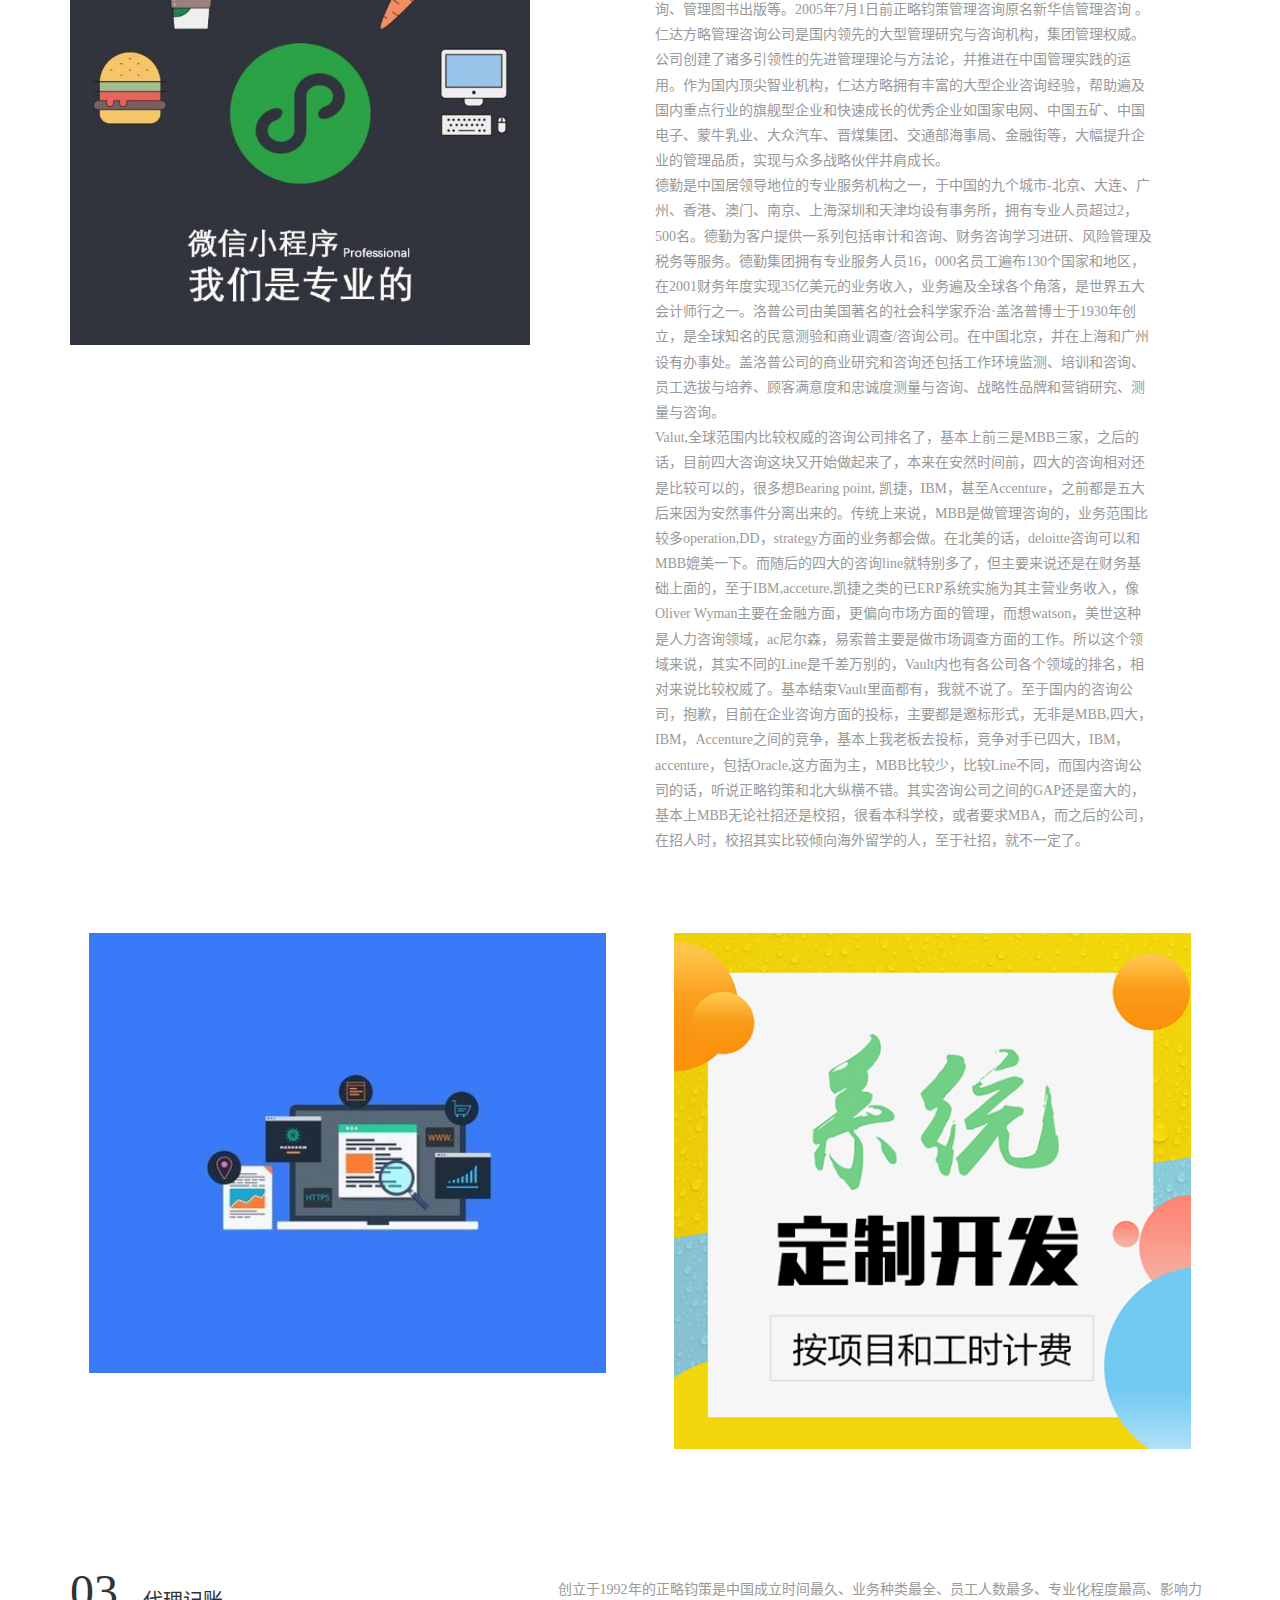
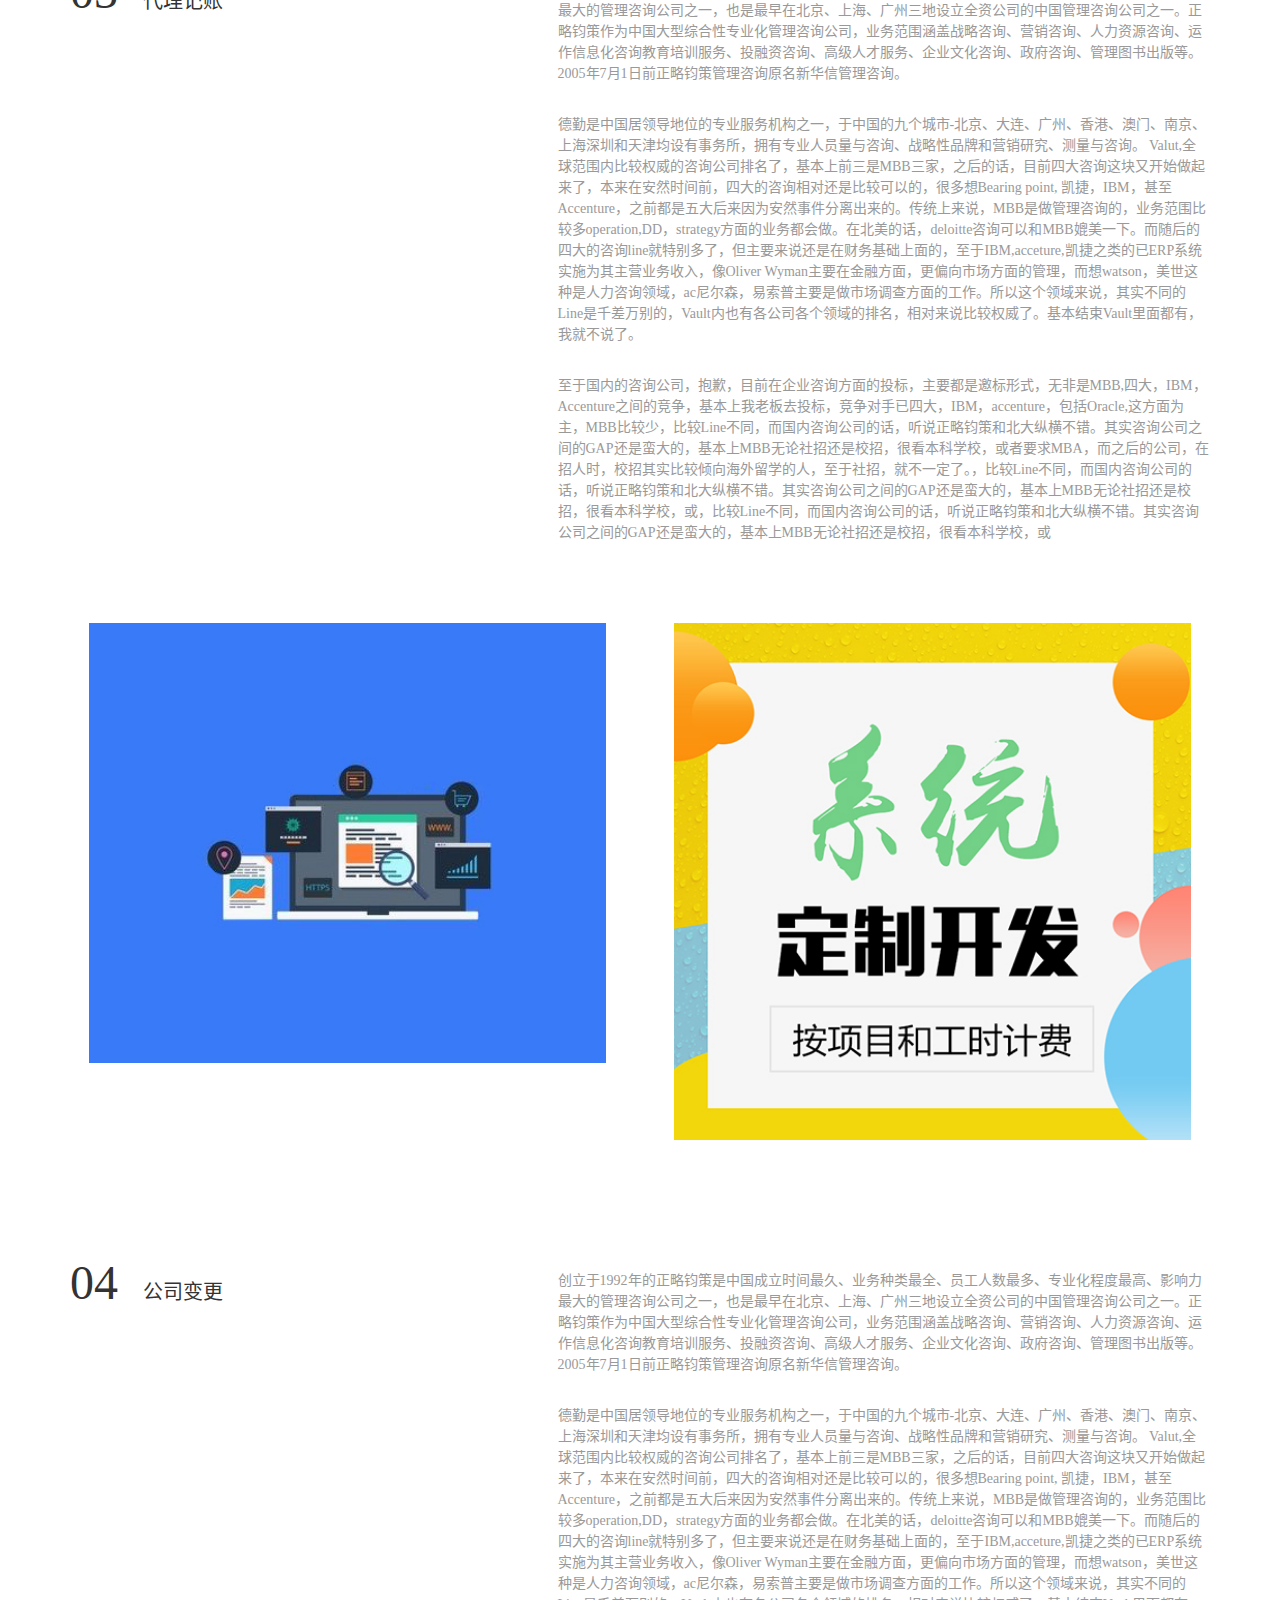
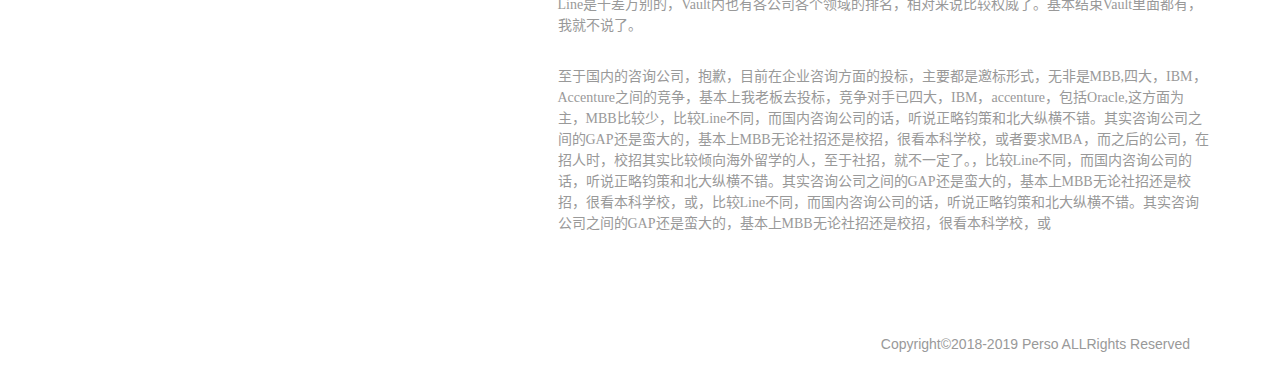
<file: html/service.html>
<!DOCTYPE html>
<html lang="zh-CN">
<head>
<meta charset="utf-8">
<meta http-equiv="X-UA-Compatible" content="IE=edge">
<meta name="viewport" content="width=device-width, initial-scale=1">
<meta name="renderer" content="webkit">
<title>服务内容</title>
<meta name="description" content="">
<meta name="keywords" content="">
<link href="../css/bootstrap.min.css" rel="stylesheet">
<link rel="stylesheet" href="../css/animate.css" />
<link rel="stylesheet" href="../css/index.css" />
<script src="../js/jquery.min.js"></script>
<script src="../js/bootstrap.min.js"></script>
</head>
<body>
  <div class="nav-fixed">
    <div class="container">
    <div class="row clearfix">
        <div class="nav-left col-md-3 col-sm-3 col-xs-12">
            <img src="../img/logo.png" alt="" />
        </div>
        <div class="nav-right col-md-offset-1 col-md-8 col-sm-9 hidden-xs">
            <ul>
                <li><a href="index.html">首页</a></li>
                <li class="active"><a href="service.html">服务内容</a></li>
                <li><a href="about.html">关于我们</a></li>
                <li><a href="news.html">新闻动态</a></li>
                <li><a href="case.html">服务案例</a></li>
                <li><a href="contact.html">联系我们</a></li>
            </ul>
        </div>
        <div class="nav-icon hidden-lg hidden-md hidden-sm" onclick="showHide()">
            <div class="nav-line">
                <div class="line"></div>
                <div class="line"></div>
                <div class="line"></div>
            </div>
        </div>
        <ul class="nav-menu hidden">
                <li><a href="index.html">首页</a></li>
                <li class="active"><a href="service.html">服务内容</a></li>
                <li><a href="about.html">关于我们</a></li>
                <li><a href="news.html">新闻动态</a></li>
                <li><a href="case.html">服务案例</a></li>
                <li><a href="contact.html">联系我们</a></li>
            </ul>
        </div>
    </div>
  </div>
  <!-- 以上是导航 -->
  <div class="service-banner">
      <i></i>
      <div class="service-banner-txt">
          <h1 class="animated slideInUp">Service content</h1>
          <h3 class="animated fadeInUp">服务内容</h3>
      </div>
  </div>
  <div class="service-content">
      <div class="container">
          <div class="row">
              <div class="sercon-left col-md-6 col-xs-12 ">
                  <h3><b>01</b><span class="animated fadeInUp">知识产权</span></h3>
                  <p class="animated slideInUp">北京市辽大管理咨询有限公司，简称中大咨询，业务始于 1993。25 年稳健发展，成为南中国无出其右的管理咨询公司，是管理咨询事业的先行者。 辽大咨询坚持总部直营，所有项目组都由总部直接管理，有效保证了项目质量，续单率超过 70%。拥有一批合作超过 10 年的战略合作伙伴，与客户建立起深厚的亲情关系。</p>
                  <p class="animated slideInUp">辽大咨询破口，通过年度培训计划推行课程实施与此同时完善师资和其他支持资源建设，确保课程体系逐步落地落实；以为了实现关键人才梯队建设而设立的培训项目始终坚持“客户导向，只做精品”，为客户提供咨询 + 培训 +IT 整体解决方案，拥有一支来自国际咨询公司顾问研究学者博士和企业实战菁英组成的团队。 以为了实现关键人才梯队建设而设立的培训项目始终坚持“客户导向，只做精品”，为客户提供咨询 + 培训 +IT 整体解决方案，拥有一支来自国际咨询公司顾问研究学者博士和企业实战菁英组成的团队。 </p>
              </div>
              <div class="sercon-right col-md-offset-1 col-md-5 col-xs-12 animated slideInUp">
                  <img src="../img/sercon01.jpg" alt="" />
              </div>
          </div>
          <div class="row mt8 sercon-two">
              <div class="sercon-left col-md-offset-1 col-md-6 col-xs-12" style="float:right;">
                  <h3><b>02</b>公司注册</h3>
                  <div class="animated slideInUp">
                  <p style="margin-top:0">创立于1992年的正略钧策是中国成立时间最久、业务种类最全、员工人数最多、专业化程度最高、影响力最大的管理咨询公司之一，也是最早在北京、上海、广州三地设立全资公司的中国管理咨询公司之一。正略钧策作为中国大型综合性专业化管理咨询公司，业务范围涵盖战略咨询、营销咨询、人力资源咨询、运作信息化咨询教育培训服务、投融资咨询、高级人才服务、企业文化咨询、政府咨询、管理图书出版等。2005年7月1日前正略钧策管理咨询原名新华信管理咨询
                  。<br/>仁达方略管理咨询公司是国内领先的大型管理研究与咨询机构，集团管理权威。公司创建了诸多引领性的先进管理理论与方法论，并推进在中国管理实践的运用。作为国内顶尖智业机构，仁达方略拥有丰富的大型企业咨询经验，帮助遍及国内重点行业的旗舰型企业和快速成长的优秀企业如国家电网、中国五矿、中国电子、蒙牛乳业、大众汽车、晋煤集团、交通部海事局、金融街等，大幅提升企业的管理品质，实现与众多战略伙伴并肩成长。<br/>德勤是中国居领导地位的专业服务机构之一，于中国的九个城市-北京、大连、广州、香港、澳门、南京、上海深圳和天津均设有事务所，拥有专业人员超过2，500名。德勤为客户提供一系列包括审计和咨询、财务咨询学习进研、风险管理及税务等服务。德勤集团拥有专业服务人员16，000名员工遍布130个国家和地区，在2001财务年度实现35亿美元的业务收入，业务遍及全球各个角落，是世界五大会计师行之一。洛普公司由美国著名的社会科学家乔治·盖洛普博士于1930年创立，是全球知名的民意测验和商业调查/咨询公司。在中国北京，并在上海和广州设有办事处。盖洛普公司的商业研究和咨询还包括工作环境监测、培训和咨询、员工选拔与培养、顾客满意度和忠诚度测量与咨询、战略性品牌和营销研究、测量与咨询。<br/>Valut,全球范围内比较权威的咨询公司排名了，基本上前三是MBB三家，之后的话，目前四大咨询这块又开始做起来了，本来在安然时间前，四大的咨询相对还是比较可以的，很多想Bearing point, 凯捷，IBM，甚至Accenture，之前都是五大后来因为安然事件分离出来的。传统上来说，MBB是做管理咨询的，业务范围比较多operation,DD，strategy方面的业务都会做。在北美的话，deloitte咨询可以和MBB媲美一下。而随后的四大的咨询line就特别多了，但主要来说还是在财务基础上面的，至于IBM,acceture,凯捷之类的已ERP系统实施为其主营业务收入，像Oliver Wyman主要在金融方面，更偏向市场方面的管理，而想watson，美世这种是人力咨询领域，ac尼尔森，易索普主要是做市场调查方面的工作。所以这个领域来说，其实不同的Line是千差万别的，Vault内也有各公司各个领域的排名，相对来说比较权威了。基本结束Vault里面都有，我就不说了。至于国内的咨询公司，抱歉，目前在企业咨询方面的投标，主要都是邀标形式，无非是MBB,四大，IBM，Accenture之间的竞争，基本上我老板去投标，竞争对手已四大，IBM，accenture，包括Oracle,这方面为主，MBB比较少，比较Line不同，而国内咨询公司的话，听说正略钧策和北大纵横不错。其实咨询公司之间的GAP还是蛮大的，基本上MBB无论社招还是校招，很看本科学校，或者要求MBA，而之后的公司，在招人时，校招其实比较倾向海外留学的人，至于社招，就不一定了。</p>
                  </div>
              </div>
               <div class="sercon-right  col-md-5 col-xs-12 animated fadeInUp">
                  <img src="../img/sercon02.jpg" alt="" />
              </div>
          </div>
          <div class="row animated fadeInUp" id="sercon-three">
              <div class="sercon-four col-md-6 col-xs-12" >
                  <img src="../img/sercon03.jpg" alt="" />
              </div>
              <div class="sercon-four col-md-6 col-xs-12">
                  <img src="../img/sercon04.jpg" alt="" />
              </div>
          </div>
          <div class="row">
              <div class="sercon-four-left col-md-4 col-xs-12">
                  <h3><b>03</b> 代理记账</h3>
              </div>
              <div class="sercon-four-right col-md-7 col-md-offset-1 col-xs-12 animated fadeInUp">
                  <p>创立于1992年的正略钧策是中国成立时间最久、业务种类最全、员工人数最多、专业化程度最高、影响力最大的管理咨询公司之一，也是最早在北京、上海、广州三地设立全资公司的中国管理咨询公司之一。正略钧策作为中国大型综合性专业化管理咨询公司，业务范围涵盖战略咨询、营销咨询、人力资源咨询、运作信息化咨询教育培训服务、投融资咨询、高级人才服务、企业文化咨询、政府咨询、管理图书出版等。2005年7月1日前正略钧策管理咨询原名新华信管理咨询。　　　 </p>
                  <p>德勤是中国居领导地位的专业服务机构之一，于中国的九个城市-北京、大连、广州、香港、澳门、南京、上海深圳和天津均设有事务所，拥有专业人员量与咨询、战略性品牌和营销研究、测量与咨询。 Valut,全球范围内比较权威的咨询公司排名了，基本上前三是MBB三家，之后的话，目前四大咨询这块又开始做起来了，本来在安然时间前，四大的咨询相对还是比较可以的，很多想Bearing point, 凯捷，IBM，甚至Accenture，之前都是五大后来因为安然事件分离出来的。传统上来说，MBB是做管理咨询的，业务范围比较多operation,DD，strategy方面的业务都会做。在北美的话，deloitte咨询可以和MBB媲美一下。而随后的四大的咨询line就特别多了，但主要来说还是在财务基础上面的，至于IBM,acceture,凯捷之类的已ERP系统实施为其主营业务收入，像Oliver Wyman主要在金融方面，更偏向市场方面的管理，而想watson，美世这种是人力咨询领域，ac尼尔森，易索普主要是做市场调查方面的工作。所以这个领域来说，其实不同的Line是千差万别的，Vault内也有各公司各个领域的排名，相对来说比较权威了。基本结束Vault里面都有，我就不说了。</p>
                  <p>至于国内的咨询公司，抱歉，目前在企业咨询方面的投标，主要都是邀标形式，无非是MBB,四大，IBM，Accenture之间的竞争，基本上我老板去投标，竞争对手已四大，IBM，accenture，包括Oracle,这方面为主，MBB比较少，比较Line不同，而国内咨询公司的话，听说正略钧策和北大纵横不错。其实咨询公司之间的GAP还是蛮大的，基本上MBB无论社招还是校招，很看本科学校，或者要求MBA，而之后的公司，在招人时，校招其实比较倾向海外留学的人，至于社招，就不一定了。，比较Line不同，而国内咨询公司的话，听说正略钧策和北大纵横不错。其实咨询公司之间的GAP还是蛮大的，基本上MBB无论社招还是校招，很看本科学校，或，比较Line不同，而国内咨询公司的话，听说正略钧策和北大纵横不错。其实咨询公司之间的GAP还是蛮大的，基本上MBB无论社招还是校招，很看本科学校，或</p>
              </div>
          </div>
           <div class="row animated fadeInUp">
              <div class="sercon-four col-md-6 col-xs-12">
                  <img src="../img/sercon03.jpg" alt="" />
              </div>
              <div class="sercon-four col-md-6 col-xs-12">
                  <img src="../img/sercon04.jpg" alt="" />
              </div>
          </div>
          <div class="row">
              <div class="sercon-four-left col-md-4 col-xs-12">
                  <h3><b>04</b> 公司变更</h3>
              </div>
              <div class="sercon-four-right col-md-7 col-md-offset-1 col-xs-12 animated fadeInUp">
                  <p>创立于1992年的正略钧策是中国成立时间最久、业务种类最全、员工人数最多、专业化程度最高、影响力最大的管理咨询公司之一，也是最早在北京、上海、广州三地设立全资公司的中国管理咨询公司之一。正略钧策作为中国大型综合性专业化管理咨询公司，业务范围涵盖战略咨询、营销咨询、人力资源咨询、运作信息化咨询教育培训服务、投融资咨询、高级人才服务、企业文化咨询、政府咨询、管理图书出版等。2005年7月1日前正略钧策管理咨询原名新华信管理咨询。　　　 </p>
                  <p>德勤是中国居领导地位的专业服务机构之一，于中国的九个城市-北京、大连、广州、香港、澳门、南京、上海深圳和天津均设有事务所，拥有专业人员量与咨询、战略性品牌和营销研究、测量与咨询。 Valut,全球范围内比较权威的咨询公司排名了，基本上前三是MBB三家，之后的话，目前四大咨询这块又开始做起来了，本来在安然时间前，四大的咨询相对还是比较可以的，很多想Bearing point, 凯捷，IBM，甚至Accenture，之前都是五大后来因为安然事件分离出来的。传统上来说，MBB是做管理咨询的，业务范围比较多operation,DD，strategy方面的业务都会做。在北美的话，deloitte咨询可以和MBB媲美一下。而随后的四大的咨询line就特别多了，但主要来说还是在财务基础上面的，至于IBM,acceture,凯捷之类的已ERP系统实施为其主营业务收入，像Oliver Wyman主要在金融方面，更偏向市场方面的管理，而想watson，美世这种是人力咨询领域，ac尼尔森，易索普主要是做市场调查方面的工作。所以这个领域来说，其实不同的Line是千差万别的，Vault内也有各公司各个领域的排名，相对来说比较权威了。基本结束Vault里面都有，我就不说了。</p>
                  <p>至于国内的咨询公司，抱歉，目前在企业咨询方面的投标，主要都是邀标形式，无非是MBB,四大，IBM，Accenture之间的竞争，基本上我老板去投标，竞争对手已四大，IBM，accenture，包括Oracle,这方面为主，MBB比较少，比较Line不同，而国内咨询公司的话，听说正略钧策和北大纵横不错。其实咨询公司之间的GAP还是蛮大的，基本上MBB无论社招还是校招，很看本科学校，或者要求MBA，而之后的公司，在招人时，校招其实比较倾向海外留学的人，至于社招，就不一定了。，比较Line不同，而国内咨询公司的话，听说正略钧策和北大纵横不错。其实咨询公司之间的GAP还是蛮大的，基本上MBB无论社招还是校招，很看本科学校，或，比较Line不同，而国内咨询公司的话，听说正略钧策和北大纵横不错。其实咨询公司之间的GAP还是蛮大的，基本上MBB无论社招还是校招，很看本科学校，或</p>
              </div>
          </div>
          <div class="copyright" style="margin-top:80px;">Copyright©2018-2019 Perso ALLRights Reserved</div>
      </div>
  </div>
</body>
<script src="../js/common.js"></script>
</html>
</file>
<file: css/index.css>
@charset "UTF-8";*{-webkit-box-sizing:border-box;box-sizing:border-box;margin:0;padding:0;border:none}.of{overflow:hidden}.mt8{margin-top:80px}.width{width:100%}.hh3{font-size:18px;color:#323948}.pp3{color:#999;font-size:14px;line-height:1.8;margin-top:20px}html,body{background-color:#f2f2f2;font-size:16px;line-height:1.5;font-family:"Microsoft yahei","Arial";color:#333}a{text-decoration:none}a:hover{text-decoration:none;color:inherit}ul,li,ol{list-style:none}.warpper{width:1200px;margin:0 auto}.component{background-color:#fff;position:relative}.nav-fixed{position:fixed;width:100%;height:80px;z-index:999;top:0;left:0;background-color:#fff;font-family:Microsoft yahei}.nav-fixed .nav-left img{height:60px;width:auto;margin-top:10px;padding-left:10px}.nav-fixed .nav-right ul{font-size:14px;line-height:80px;text-align:right}.nav-fixed .nav-right ul li{padding:0 20px;display:inline-block}.nav-fixed .nav-right ul li a{display:block;width:100%;color:#333}.nav-fixed .nav-right ul li a:hover{color:#999}.nav-fixed .nav-right ul li.active a{color:#4f66c3}.nav-fixed .nav-stacked{text-align:center}.nav-fixed .nav-icon{position:absolute;right:20px;top:30%;background-color:#232425;border-radius:4px;padding:6px 6px 3px;text-align:center}.nav-fixed .nav-icon .nav-line{display:-webkit-box;display:-ms-flexbox;display:flex;-ms-flex-direction:column;flex-direction:column;width:20px;height:22px;-webkit-box-align:center;-webkit-box-direction:normal;-webkit-box-orient:vertical;-ms-flex-align:center;align-items:center;overflow:hidden}.nav-fixed .nav-icon .nav-line .line{height:2px;width:20px;background-color:#fff;margin-bottom:5px;-webkit-transition:.3s linear;transition:.3s linear}.nav-fixed .nav-icon .nav-line.act .line:nth-child(2){opacity:0}.nav-fixed .nav-icon .nav-line.act .line:first-child{transform:rotate(-45deg);-webkit-transform:rotate(-45deg);-webkit-transform-origin:right;transform-origin:right;-webkit-transition:-webkit-transform .3s linear;transition:-webkit-transform .3s linear;transition:transform .3s linear;transition:transform .3s linear, -webkit-transform .3s linear}.nav-fixed .nav-icon .nav-line.act .line:last-child{transform:rotate(45deg);-webkit-transform:rotate(45deg);-webkit-transform-origin:right;transform-origin:right;-webkit-transition:-webkit-transform .3s linear;transition:-webkit-transform .3s linear;transition:transform .3s linear;transition:transform .3s linear, -webkit-transform .3s linear}.nav-fixed .nav-icon #error .glyphicon{font-size:20px;color:#fff}.nav-fixed .nav-menu{background-color:#fff;opacity:.9;top:70px;left:0;width:100%;padding:10px 15px;position:absolute;color:#333}.nav-fixed .nav-menu li{line-height:40px;font-size:14px}.nav-fixed .nav-menu li a{color:#333;width:100%;display:block}.nav-fixed .nav-menu li.active a{color:#4f66c3}.soul{position:absolute;top:50px;left:0;z-index:10;width:100%}.swiper-container .swiper-slide img{width:100%;height:auto}.swiper-container .swiper-pagination-bullet{width:20px;height:2px;border-radius:0}.letter-font{font-family:Georgia;position:relative;color:#323948;margin-top:160px;line-height:1.5;margin-bottom:0}.sub-heading{font-family:Microsoft yahei;position:relative;color:#323948;margin-top:0;line-height:1.5;margin-bottom:0}.main-list{margin-top:60px;margin-bottom:10px}.main-list li{border-right:1px solid #ccc;padding-left:40px;margin-bottom:50px}.main-list li img{margin-bottom:30px;width:31px;height:auto;-webkit-animation-duration:.3s;animation-duration:.3s}.main-list li h4{color:#42464f;margin-bottom:20px;-webkit-animation-duration:1s;animation-duration:1s}.main-list li p{color:#999;font-size:14px;padding-right:10px;-webkit-animation-duration:1.3s;animation-duration:1.3s}.main-list li a{width:145px;line-height:50px;display:block;color:#999;background-color:#f2f2f2;text-align:center;margin-top:80px;font-size:14px;-webkit-animation-duration:1.2s;animation-duration:1.2s}.main-list li a:hover{background-color:#4f66c3;color:#fff}.main-list li:last-child{border-right:0}.fixed-img{position:fixed;top:80px;z-index:1;width:100%}.fixed-img .zg-content,.fixed-img .zbg-img{height:100vh;background-size:cover;background-position:center center;min-width:1200px}.fixed-img .zg-content{background-image:url(../img/fix1.jpg)}.fixed-img .zbg-img{background-image:url(../img/fix2.jpg)}.about{position:relative}.about .about-bg{width:50%;min-height:777px;background-color:#4f66c3;margin-bottom:180px}.about .container{position:absolute;left:50%;top:0;width:1200px;margin-left:-600px;color:#fff}.about .container .row div{padding-right:20px}.about .container h1{font-family:Georgia;position:relative;color:#fff;margin-top:160px;line-height:1.5;margin-bottom:0}.about .container h3{font-family:Microsoft yahei;position:relative;color:#fff;margin-top:0;line-height:1.5;margin-bottom:0}.about .container p{font-size:14px;margin-top:80px;color:#dce0f3;line-height:1.8;padding-right:20px}.about .container .about-href{width:145px;line-height:50px;display:block;color:#999;background-color:#fff;text-align:center;margin-top:80px;font-size:14px}.about .container .about-href:hover{color:#4f66c3}.new-list{margin-top:60px}.new-list li{padding-left:65px;cursor:pointer}.new-list li .new-decorator{position:relative}.new-list li .new-decorator span:first-child{color:#4f66c3;font-size:36px;left:-65px;position:absolute;top:-20px}.new-list li .new-decorator span:nth-child(2){background-color:#000;height:50px;left:-15px;position:absolute;top:-14px;width:2px;-webkit-transform:rotate(25deg);transform:rotate(25deg)}.new-list li .new-decorator span:last-child{color:#000;font-size:36px}.new-list li .new-tit{font-size:20px -2;overflow:hidden;text-overflow:ellipsis;white-space:nowrap}.new-list li .new-desc{margin:30px 0;line-height:1.8;color:#666;display:-webkit-box;overflow:hidden;text-align:justify;text-overflow:ellipsis;-webkit-line-clamp:4;-webkit-box-orient:vertical}.new-list li .new-date{color:#bbb}.new-href{width:145px;line-height:50px;color:#fff;background-color:#4f66c3;text-align:center;margin-top:80px;font-size:14px;display:block;margin-left:auto;margin-right:auto;margin-bottom:80px}.new-href:hover{background-color:#273d94;color:#fff}.new-mobile{padding:10px;display:none}.new-mobile li{display:-webkit-box;display:-ms-flexbox;display:flex;border-bottom:1px solid #ccc;box-pack:justify;padding:10px 0;-webkit-box-pack:justify;-ms-flex-pack:justify;justify-content:space-between;height:90px}.new-mobile li .new-tit{padding-right:10px}.new-mobile li .new-tit h3{font-size:18px;font-weight:500;cursor:pointer;overflow:hidden;text-overflow:ellipsis;white-space:nowrap;margin:0;line-height:1.6;color:#495660}.new-mobile li .new-tit p{font-size:14px;color:#999;line-height:1.6}.new-mobile li .new-image{text-align:center}.new-mobile li .new-image img{width:100px;height:70px}.service-list{margin-top:60px;display:-webkit-box;display:-ms-flexbox;display:flex;-ms-flex-wrap:wrap;flex-wrap:wrap}.service-list li{text-align:center;padding:0 20px 20px 0;opacity:1;overflow:hidden;-webkit-animation:showList 1s linear;animation:showList 1s linear;-webkit-transition:all 1s linear;transition:all 1s linear}.service-list li:nth-child(2){-webkit-animation-delay:.5s;animation-delay:.5s}.service-list li:last-child{-webkit-animation-delay:1s;animation-delay:1s}.service-list li .service-img{width:100%;cursor:pointer;position:relative;overflow:hidden}.service-list li .service-img img{width:100%;height:auto}.service-list li .service-img .service-border{position:absolute;top:0;left:0;padding:20px;width:100%;height:100%;opacity:0}.service-list li .service-img .service-border span{display:block;width:100%;height:100%;border:1px solid #ccc;border-color:#d3a362}.service-list li .service-img:hover img{-webkit-transform:scale(1.3, 1.3);transform:scale(1.3, 1.3);-webkit-transition:-webkit-transform 1s linear;transition:-webkit-transform 1s linear;transition:transform 1s linear;transition:transform 1s linear, -webkit-transform 1s linear}.service-list li .service-txt{width:100%;padding:40px 20px;background-color:#fff;-webkit-box-shadow:0 6px 20px rgba(94,90,84,0.06);box-shadow:0 6px 20px rgba(94,90,84,0.06)}.service-list li .service-txt h3{font-size:18px;color:#d3a362;margin:0}.service-list li .service-txt p{color:#bbb;margin-top:20px;text-align:justify;font-size:14px;display:-webkit-box;-webkit-box-orient:vertical;-webkit-line-clamp:2;overflow:hidden;text-overflow:ellipsis}@-webkit-keyframes showList{0%{transform:translate(0, 10px);-webkit-transform:translate(0, 10px);opacity:0}100%{transform:translate(0, 0);-webkit-transform:translate(0, 0);opacity:1}}@keyframes showList{0%{transform:translate(0, 10px);-webkit-transform:translate(0, 10px);opacity:0}100%{transform:translate(0, 0);-webkit-transform:translate(0, 0);opacity:1}}.compare{position:relative}.compare .compare-start{padding-right:60%;text-align:left;font-size:24px;font-family:Microsoft yahei;line-height:2;color:#323948}.compare .compare-list{margin-top:80px;margin-bottom:80px}.compare .compare-list li .ppp{color:#999 !important;font-size:14px;font-family:Microsoft yahei;text-align:left;line-height:2;margin-top:0 !important}.compare .compare-list li .compare-frame{display:-webkit-box;display:-ms-flexbox;display:flex;-ms-flex-wrap:wrap;flex-wrap:wrap;margin-top:80px}.compare .compare-list li .compare-frame span{width:48%;margin-right:2%;margin-bottom:2%;display:inline-block;padding:5% 8%;border:2px solid #999;font-size:34px;color:#999;overflow:hidden;text-align:center;cursor:pointer}.compare .compare-list li .compare-frame span:hover{background-color:rgba(255,255,255,0.5)}.compare .compare-list li .compare-href{width:145px;line-height:50px;display:block;color:#4f66c3;background-color:#fff;text-align:center;margin-top:80px;font-size:14px}.compare .compare-list li .compare-href:hover{background-color:#4f66c3;color:#fff}.compare .compare-bg{background-color:#4f66c3;padding:8% 10% 8% 8%;color:#fff;position:absolute;right:0;z-index:99;width:42%;top:210px}.compare .compare-bg h3{font-weight:normal;font-size:18px}.compare .compare-bg p{line-height:1.8;opacity:.8;color:#fff;margin-top:20px;font-size:14px}.contact{background-color:#fff;position:relative}.contact h1{font-family:Georgia;position:relative;color:#333;margin-top:160px;line-height:1.5;margin-bottom:0}.contact .contact-tit{font-family:Microsoft yahei;position:relative;color:#333;margin-top:0;line-height:1.5;margin-bottom:0}.contact .contact-warn{color:#999;font-size:14px;line-height:1.8;margin-top:80px;margin-bottom:30px}.contact form{margin-bottom:20px}.contact form label{display:block;position:relative;padding-left:3%;margin-bottom:40px}.contact form label::before{content:"·";position:absolute;top:0;left:0;color:#f00;font-size:22px;line-height:32px}.contact form label input{color:#333;font-weight:normal;line-height:2;padding:2px 8px;width:100%;line-height:40px;background-color:#f2f2f2;border-radius:3px}.contact form textarea{background-color:#f2f2f2;color:#333;min-height:150px;resize:none;padding:20px;display:block;width:97%;font-size:14px;border-radius:6px;margin-left:3%}.contact form .form-btn{width:145px;line-height:50px;display:block;color:#fff;background-color:#4f66c3;text-align:center;margin-top:80px;font-size:14px;width:200px}.contact .contact-num{color:#999;font-size:14px}.contact h4{font-size:#333;line-height:2rem;margin-bottom:14px;font-size:20px}.contact .contact-flex{margin-top:80px}.contact .contact-flex li{float:left;width:50%;text-align:left;padding:0}.contact .contact-flex li img{width:98px;height:auto}.copyright{text-align:right;font-size:14px;color:#999;padding:20px;margin:0}.service-banner{position:relative;overflow:hidden;height:710px}.service-banner i{background-size:cover;background-position:center top;-webkit-filter:brightness(.5);filter:brightness(.5);background-image:url(../img/service-bg.jpg);background-repeat:no-repeat;display:block;width:100%;height:100%}.service-banner.about-banner i{background-image:url(../img/about-bg.jpg)}.service-banner.news-banner i{background-image:url(../img/news-bg.jpg)}.service-banner.case-banner i{background-image:url(../img/case-bg.jpg)}.service-banner.contact-banner i{background-image:url(../img/contact-bg.jpg)}.service-banner .service-banner-txt{position:absolute;top:300px;width:80%;left:10%;text-align:center}.service-banner .service-banner-txt h1{font-family:Georgia;position:relative;color:#fff;margin-top:0;line-height:1.5;margin-bottom:0;font-size:48px}.service-banner .service-banner-txt h3{font-family:Microsoft yahei;position:relative;color:#fff;margin-top:0;line-height:1.5;margin-bottom:0}.service-content{background-color:#fff;position:relative}.service-content .row{padding-top:80px}.service-content .sercon-left{padding-right:6%}.service-content .sercon-left h3{font-family:Georgia;position:relative;color:#333;margin-top:0;line-height:1.5;margin-bottom:0;line-height:1.8}.service-content .sercon-left h3 b{font-family:Georgia;font-size:48px;margin-right:10px;font-weight:normal}.service-content .sercon-left p{font-family:Microsoft yahei;position:relative;color:#999;margin-top:30px;line-height:1.5;margin-bottom:0;font-size:14px;line-height:1.8}.service-content .sercon-right{text-align:center;padding-top:100px}.service-content .sercon-right img{width:460px}.service-content .sercon-four{text-align:center}.service-content .sercon-four img{width:93%;margin-bottom:20px}.service-content .sercon-four-left h3{font-family:Georgia;position:relative;color:#333;margin-top:0;line-height:1.5;margin-bottom:0;line-height:1.8;font-size:20px}.service-content .sercon-four-left h3 b{font-family:Georgia;font-size:48px;margin-right:20px;font-weight:normal}.service-content .sercon-four-right p{font-family:Microsoft yahei;position:relative;color:#999;margin-top:30px;line-height:1.5;margin-bottom:0;font-size:14px}.about-slide{background-color:#4f66c3}.about-slide .swiper-slide{padding:100px 0 60px;overflow:hidden}.about-slide .swiper-slide .zShape{width:68%;padding:90px 6% 5%;background-color:#fff;position:relative;margin:10% auto 20px;padding-top:100px;border-radius:2px}.about-slide .swiper-slide .zShape img{position:absolute;top:-90px;left:10%;width:180px;height:180px}.about-slide .swiper-slide .zShape h3{font-weight:normal;font-size:24px;color:#333;margin-bottom:20px}.about-slide .swiper-slide .zShape p{font-size:14px;color:#999}.about-slide .swiper-page{text-align:center;color:#fff;font-size:22px;padding-bottom:20px}.about-slide .swiper-button-white{width:40px;height:40px;border-radius:50%;border:1px solid #fff;background-size:38%}.news-con{background-color:#fff;padding:120px 0 20px}.news-con .copyright{margin-top:80px}.news-list li{padding:0 30px;margin-bottom:30px;box-sizing:border-box;-webkit-box-sizing:border-box}.news-list li img{width:100%;display:block;max-height:320px}.news-list li h3{font-size:26px;color:#000;line-height:40px;margin-bottom:20px;overflow:hidden;white-space:nowrap;text-overflow:ellipsis}.news-list li h3 span{color:#bbb;font-size:14px;float:right}.news-list li p{display:-webkit-box;color:#666;text-align:justify;-webkit-line-clmap:3;-webkit-box-orient:vertical;overflow:hidden;text-overflow:ellipsis;line-height:1.8;height:80px}.news-moblie{padding:0 20px 0 20px;display:none}.news-moblie li{position:relative;margin-bottom:30px;height:80px;border-bottom:1px solid #ccc;overflow:hidden}.news-moblie li .news-moblie-img{position:absolute;width:100px;right:0;top:0}.news-moblie li .news-moblie-img img{width:100px;height:70px}.news-moblie li .news-moblie-info{padding-right:100px;color:#555}.news-moblie li .news-moblie-info h3{text-overflow:ellipsis;overflow:hidden;white-space:nowrap;font-size:18px;font-weight:500;cursor:pointer;margin-top:10px}.news-moblie li .news-moblie-info p{font-size:14px}.case-right{text-align:center;padding-top:20px}.case-right img{width:460px}.case-left{padding-left:5%}.copyright.case-copy{margin-top:80px}.contact-info{background-color:#fff;padding:100px 0 20px}.contact-info .contact-list{padding:0 10px}.contact-info .contact-list li{padding:0 20px}.contact-info #map{width:100%;height:500px;margin-top:80px;margin-bottom:20px}.contact-info #map .BMap_Marker img{width:16px;height:21px}.page-info{background-color:#fff;padding:10px 0}.page-info h3{color:#000;font-size:40px;margin:50px 0 10px;text-align:center}.page-info .aview-sub{color:#5b66a1;font-size:14px;text-align:center}.page-info .aview-sub span:first-child{margin-right:20px}.page-info .page-content{color:#333;font-size:16px;width:100%}.page-info .page-content p{min-height:1.6em;line-height:1.6;font-weight:400;margin-bottom:30px}.page-info .page-content img{max-width:100%;width:auto;height:auto;margin-bottom:30px}@media (min-width:992px) and (max-width:1200px){.nav-right li{padding:0 15px !important}.about .container{width:992px;margin-left:-496px}}@media (min-width:768px) and (max-width:992px){.letter-font{font-family:Georgia;position:relative;color:#323948;margin-top:160px;line-height:1.5;margin-bottom:0}.main-list li:nth-child(even){border-right:0 !important}.nav-right li{padding:0 10px !important}.about .about-bg{display:none}.about .container{width:768px;margin-left:-389px}.about .container .row div{text-align:center}.about .container h1{font-family:Georgia;position:relative;color:#fff;margin-top:60px;line-height:1.5;margin-bottom:0}.about .container h3{font-family:Microsoft yahei;position:relative;color:#fff;margin-top:0;line-height:1.5;margin-bottom:0}.about .container p{margin-top:20px;font-size:16px}.about .container a{margin-left:auto;margin-right:auto}.service-banner{height:500px}.service-banner .service-banner-txt{top:200px}.service-banner .service-banner-txt h3 b{font-size:36px}.news-con{padding:50px 0 20px}.news-con .copyright{margin-top:10px;text-align:center;font-size:14px}.contact-info{padding:30px 0 20px}.contact-info #map{margin-top:30px;height:300px}}@media (max-width:768px){.service-banner{height:380px}.service-banner .service-banner-txt{top:170px}.service-banner .service-banner-txt h1{font-size:32px}.service-banner .service-banner-txt h3{font-size:20px}#sercon-three{display:none}.nav-left{text-align:center}.letter-font{font-family:Georgia;position:relative;color:#323948;margin-top:60px;line-height:1.5;margin-bottom:0}.main-list{margin-top:30px;margin-bottom:30px}.main-list li{text-align:center;border-right:0}.main-list li img,.main-list li h4,.main-list li p,.main-list li a{margin-left:auto;margin-right:auto}.main-list li img,.main-list li h4{margin-bottom:10px}.main-list li a{margin-top:20px}.about .about-bg{display:none}.about .container{position:static;width:96%;left:0;margin-left:2%}.about .container .row div{text-align:center;padding-right:0}.about .container h1{font-family:Georgia;position:relative;color:#fff;margin-top:60px;line-height:1.5;margin-bottom:0}.about .container h3{font-family:Microsoft yahei;position:relative;color:#fff;margin-top:0;line-height:1.5;margin-bottom:0}.about .container p{margin-top:20px}.about .container .about-href{width:96%;margin:40px auto 50px}.new-list{display:none}.new-mobile{display:block}.new-href{width:160px}.service-list li{padding-left:20px}.contact{text-align:center}.contact h1{margin-top:60px}.contact .contact-warn{margin-top:30px}.contact label::before{display:none}.contact input,.contact textarea{border:1px solid #ccc;background-color:#fff !important;border-color:#333}.contact textarea{height:120px}.contact .form-btn{margin:30px auto !important}.contact .mt8{margin-top:30px}.contact .contact-num{font-size:14px 2}.contact .copyright{text-align:center}.service-content .row{padding-top:30px;width:88%;margin-left:auto;margin-right:auto}.service-content .row .mt8{margin-top:30px}.service-content .row .sercon-left{text-align:center;float:none;padding:0 !important}.service-content .row .sercon-right{margin-top:50px;padding:0}.service-content .row .sercon-right img{width:100%;height:auto}.service-content .row.sercon-two .sercon-right{float:right}.service-content .row .sercon-four-left{text-align:center}.service-content .row .sercon-four-right p{line-height:1.8}.service-container{display:none}.about-person .swiper-slide{padding:60px 0 20px}.about-person .swiper-slide .zShape{width:100%;padding-top:60px;background-color:transparent;text-align:center}.about-person .swiper-slide .zShape img{width:120px;height:120px;top:-50px;left:50%;margin-left:-60px}.about-person .swiper-slide .zShape h3,.about-person .swiper-slide .zShape p{color:#fff}.about-person .swiper-button-white,.about-person .swiper-page{display:none}.news-con{padding:20px 0}.news-con .copyright{margin-top:10px;text-align:center;font-size:14px}.news-con .news-moblie{display:block}.case-right img{width:280px}.copyright.case-copy{margin-top:20px}.contact-info{padding:30px 0 20px}.contact-info #map{margin-top:30px;display:none}}
/*# sourceMappingURL=index.css.map */
</file>
